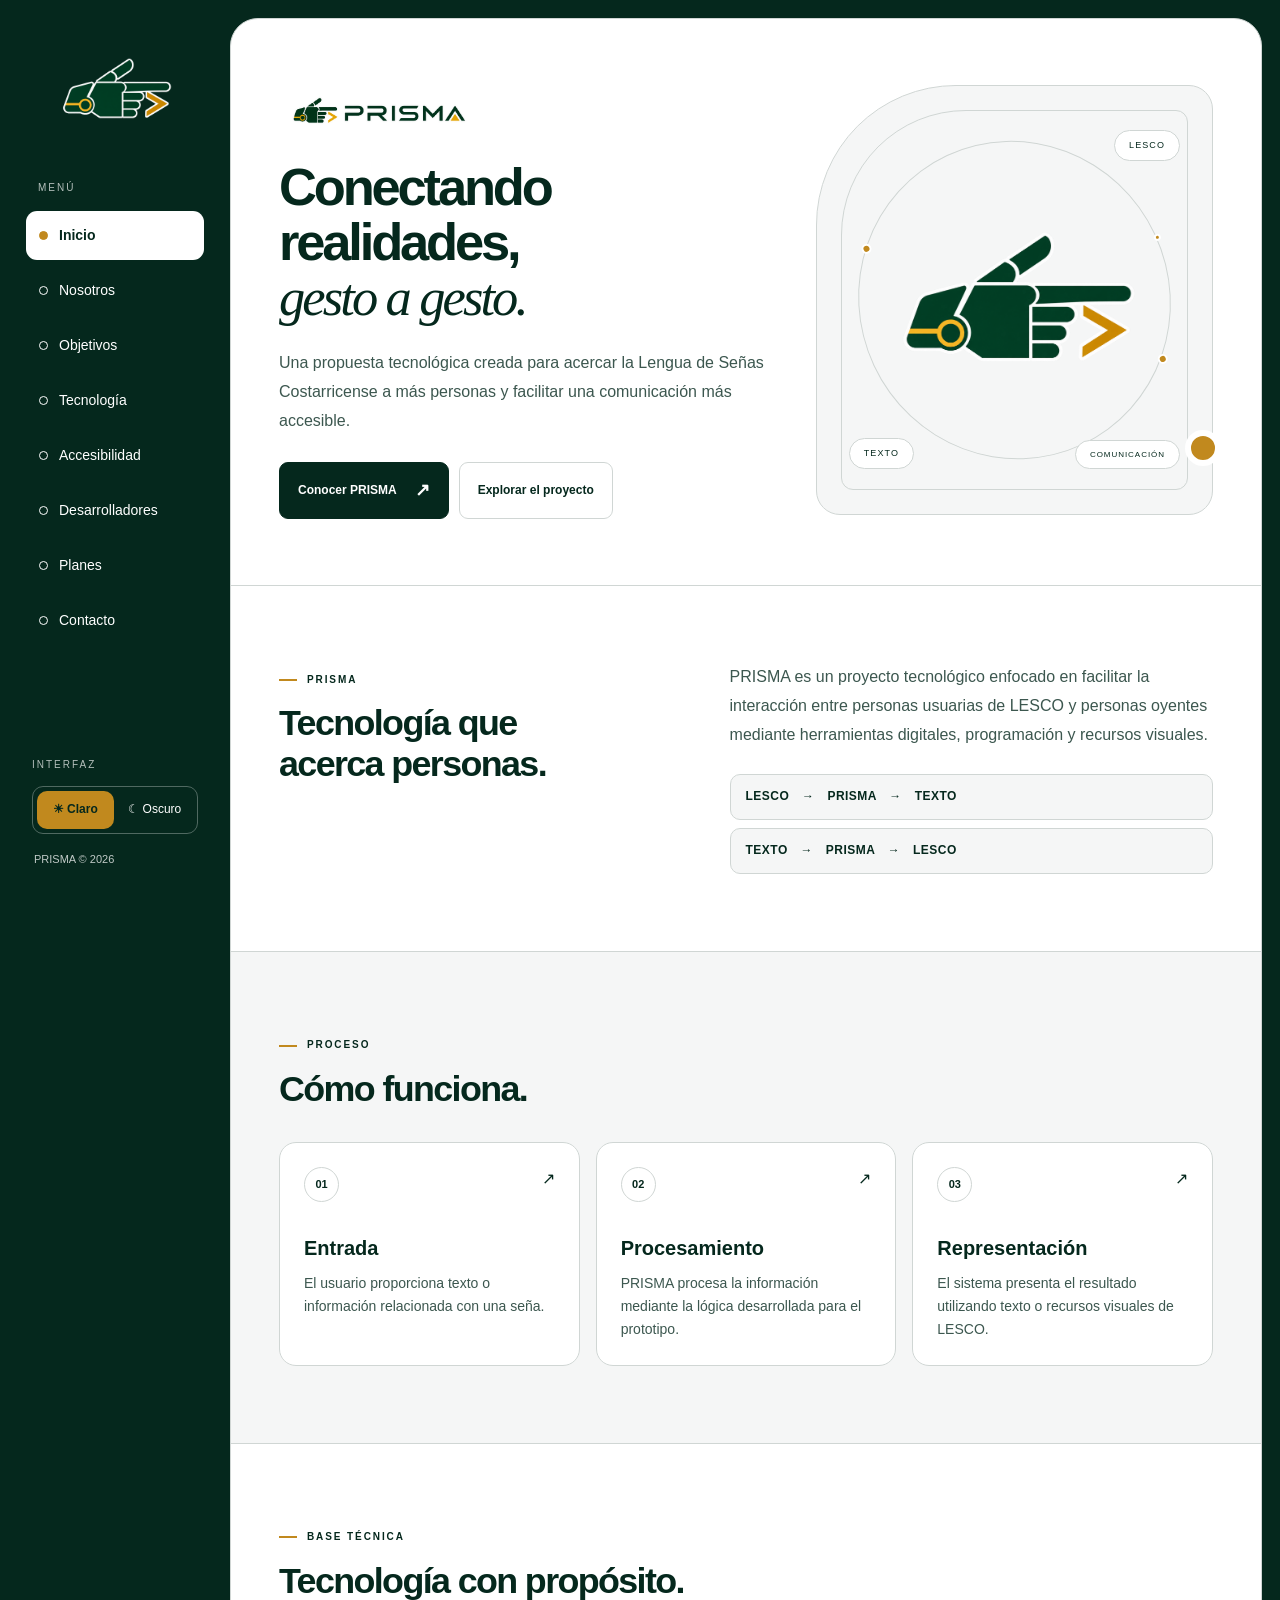
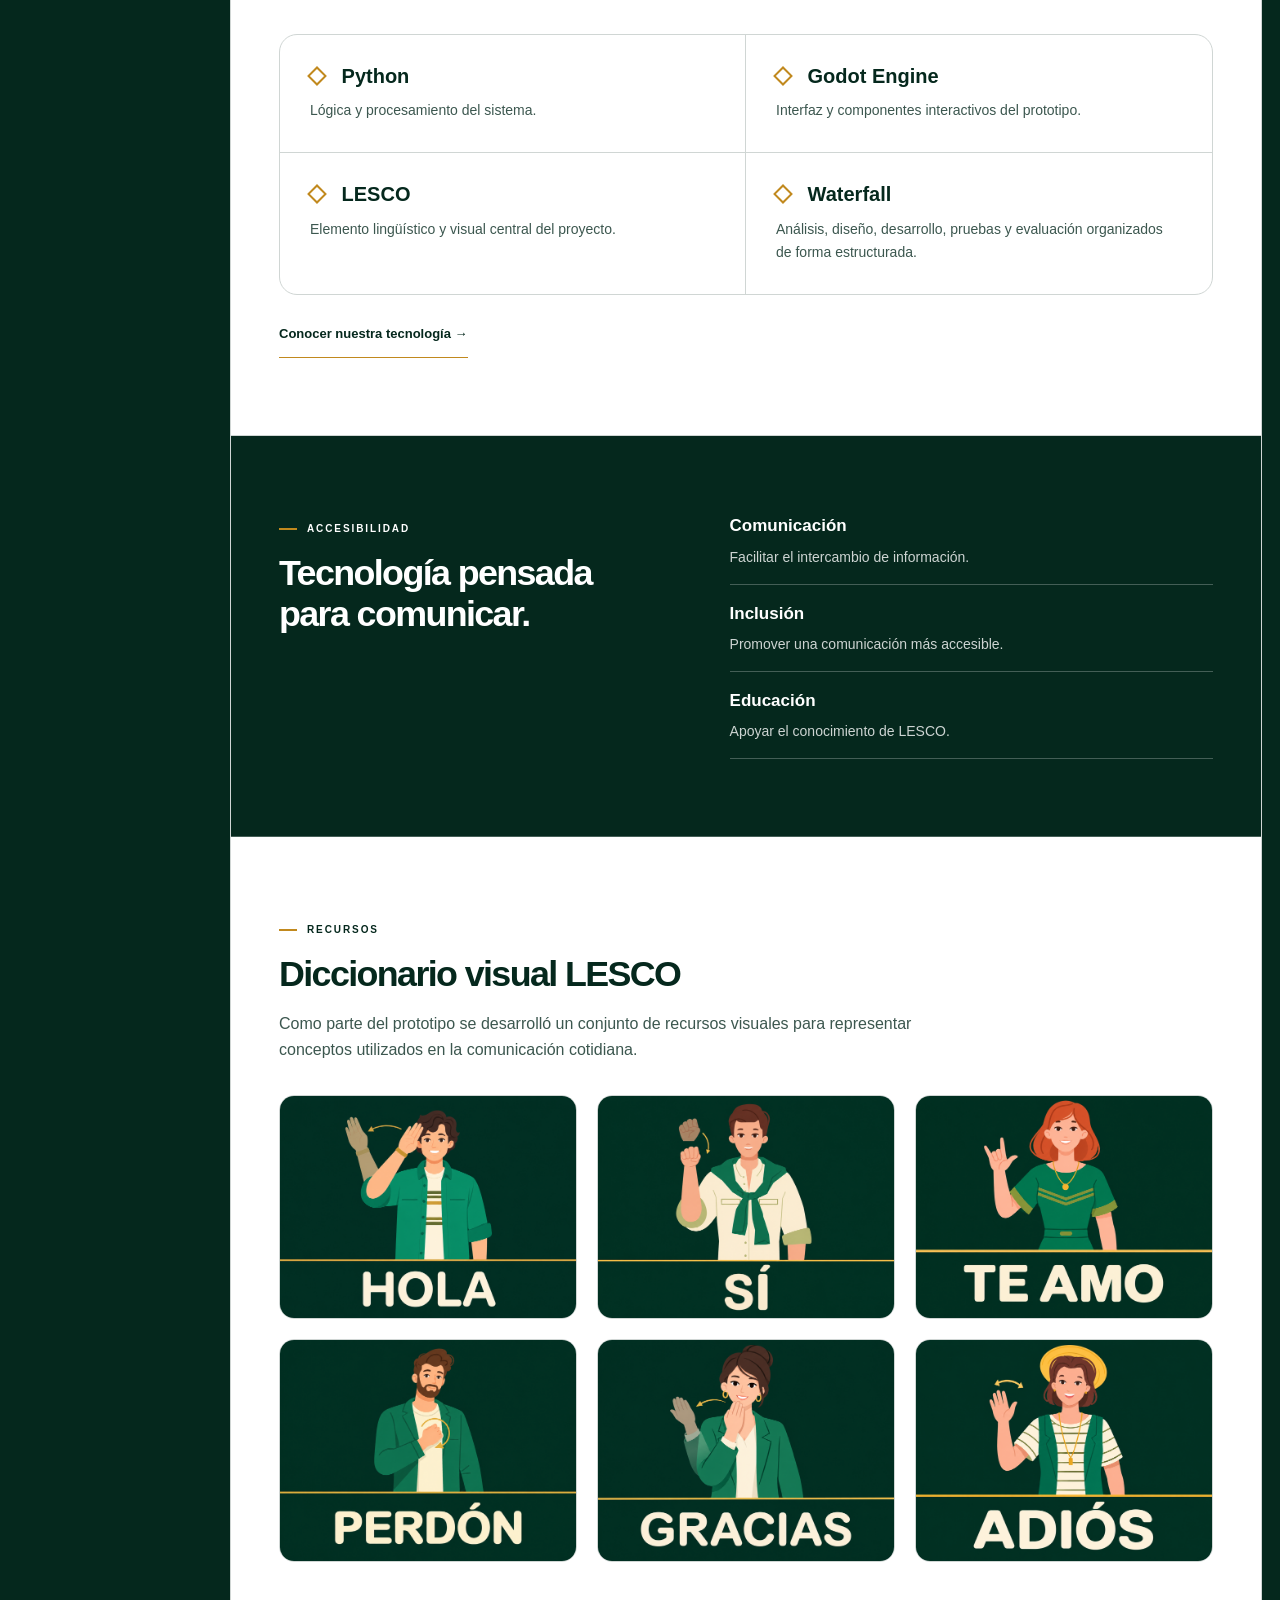
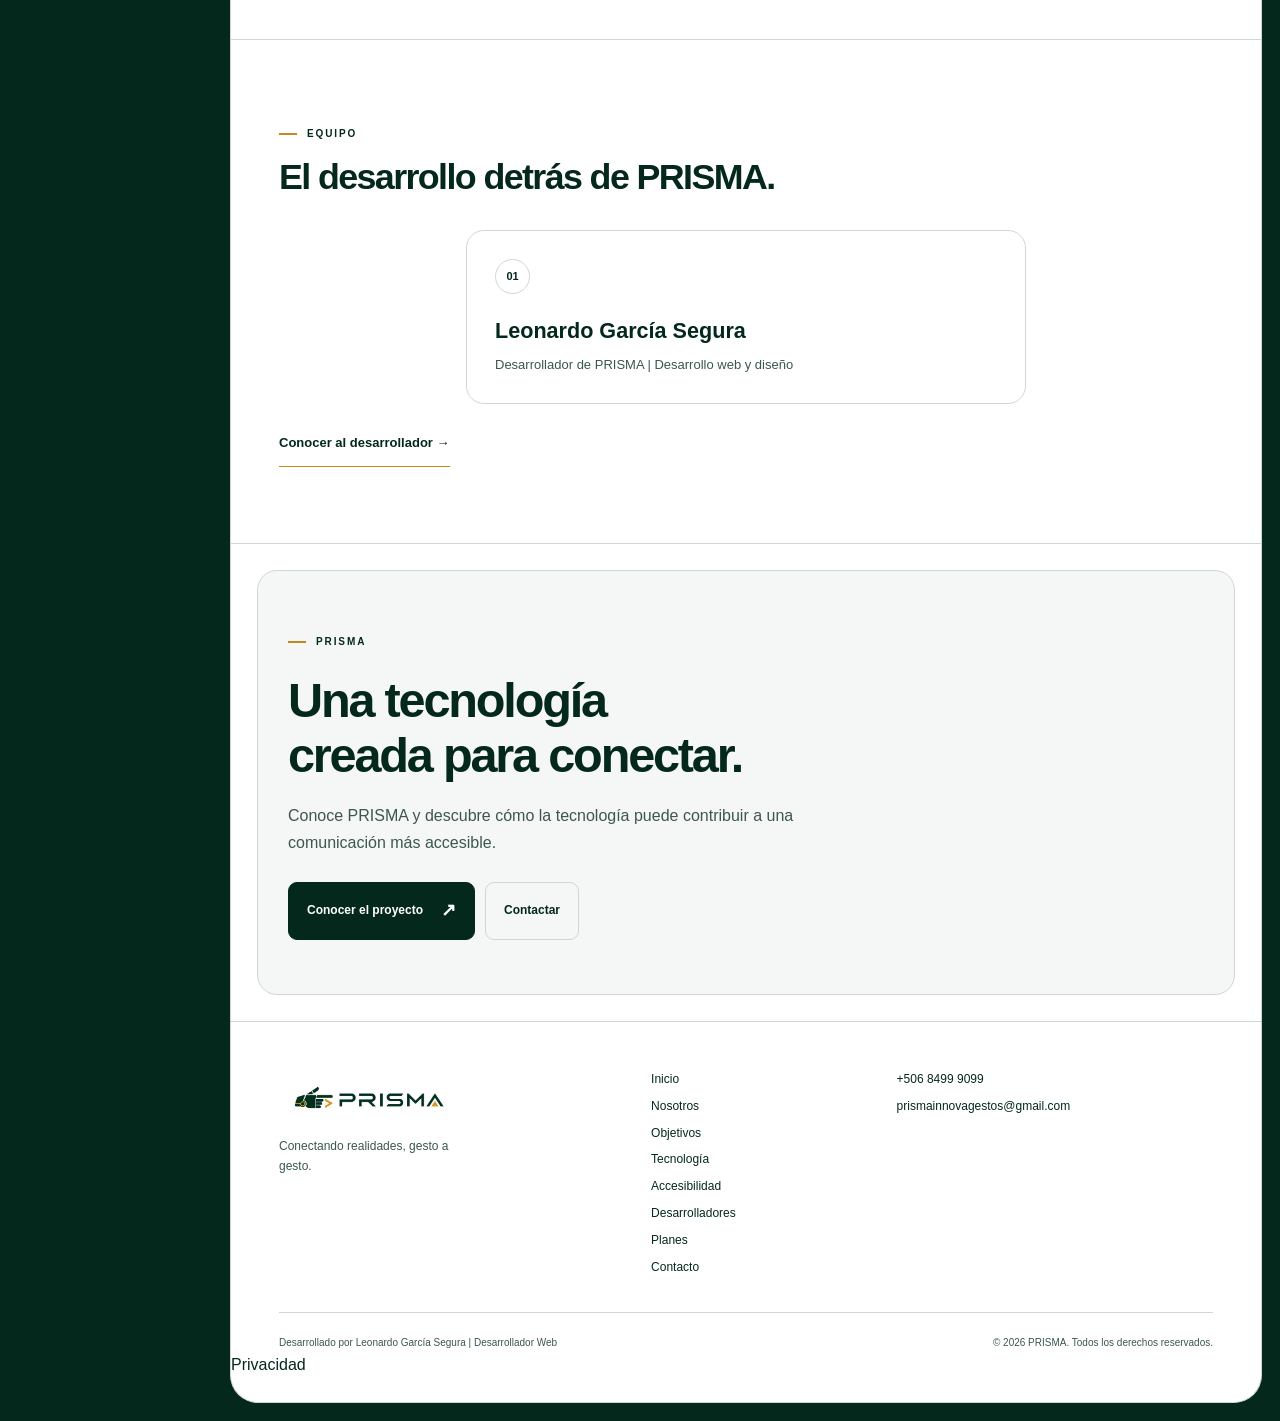
<file: index.html>
<!DOCTYPE html>

<html data-theme="light" lang="es">
<head>
<meta charset="utf-8"/>
<meta content="width=device-width,initial-scale=1" name="viewport"/>
<title>
      PRISMA | Conectando realidades, gesto a gesto
    </title>
<meta content="Proyecto tecnológico PRISMA para facilitar la comunicación mediante LESCO." name="description"/>
<meta content="#05281D" name="theme-color"/>
<link href="images/ISOTIPOPRISMA.png" rel="icon" type="image/png"/>
<link href="css/style.css" rel="stylesheet"/>
<script defer="" src="js/script.js">
</script>
<meta content="PRISMA | Conectando realidades, gesto a gesto" property="og:title"/><meta content="Proyecto tecnológico PRISMA para facilitar la comunicación mediante LESCO." property="og:description"/><meta content="website" property="og:type"/><meta content="es_CR" property="og:locale"/><meta content="PRISMA" property="og:site_name"/><meta content="summary" name="twitter:card"/></head>
<body>
<a class="skip-link" href="#contenido">
      Saltar al contenido
    </a>
<header class="site-header" id="siteHeader">
<a aria-label="PRISMA, inicio" class="header-brand" href="index.html">
<img alt="PRISMA" height="725" src="images/IMAGOTIPOPRISMA.png" width="2170"/>
<strong hidden="">
          PRISMA
        </strong>
</a>
<button aria-controls="sideMenu" aria-expanded="false" aria-label="Abrir menú" class="menu-toggle" id="menuOpen">
<span>
</span>
<span>
</span>
</button>
</header>
<div class="menu-overlay" hidden="" id="menuOverlay">
</div>
<aside aria-label="Navegación principal" class="side-menu" id="sideMenu">
<a aria-label="PRISMA, inicio" class="rail-brand" href="index.html">
<img alt="Isotipo de PRISMA" height="941" src="images/ISOTIPOPRISMA.png" width="1672"/>
</a>
<div class="menu-top">
<span>
          MENÚ
        </span>
<button aria-label="Cerrar menú" class="close-btn" id="menuClose">
          ×
        </button>
</div>
<nav>
<a aria-current="page" href="index.html">
<span aria-hidden="true" class="nav-symbol">
</span>
          Inicio
        </a>
<a href="nosotros.html">
<span aria-hidden="true" class="nav-symbol">
</span>
          Nosotros
        </a>
<a href="objetivos.html">
<span aria-hidden="true" class="nav-symbol">
</span>
          Objetivos
        </a>
<a href="tecnologia.html">
<span aria-hidden="true" class="nav-symbol">
</span>
          Tecnología
        </a>
<a href="accesibilidad.html">
<span aria-hidden="true" class="nav-symbol">
</span>
          Accesibilidad
        </a>
<a href="desarrolladores.html">
<span aria-hidden="true" class="nav-symbol">
</span>
          Desarrolladores
        </a>
<a href="planes.html">
<span aria-hidden="true" class="nav-symbol">
</span>
          Planes
        </a>
<a href="contacto.html">
<span aria-hidden="true" class="nav-symbol">
</span>
          Contacto
        </a>
</nav>
<div class="theme-control">
<span>
          INTERFAZ
        </span>
<div>
<button data-theme-choice="light">
            ☀ Claro
          </button>
<button data-theme-choice="dark">
            ☾ Oscuro
          </button>
</div>
</div>
<small>
        PRISMA © 2026
      </small>
</aside>
<main id="contenido" tabindex="-1">
<section class="hero home-hero">
<div class="container hero-grid">
<div class="hero-copy reveal">
<div class="brand-fallback image-shell logo-shell">
<img alt="Logotipo PRISMA" class="hero-logo" height="725" src="images/LOGOTIPOPRISMA.png" width="2170"/>
<span hidden="">
                PRISMA
              </span>
</div>
<h1 class="display">
              Conectando realidades,
              <span>
                gesto a gesto.
              </span>
</h1>
<p class="lead">
              Una propuesta tecnológica creada para acercar la Lengua de Señas Costarricense a más personas y facilitar una comunicación más accesible.
            </p>
<div class="actions">
<a class="btn primary" href="nosotros.html">
                Conocer PRISMA
              </a>
<a class="btn secondary" href="tecnologia.html">
                Explorar el proyecto
              </a>
</div>
</div>
<div aria-label="Identidad visual de PRISMA" class="hero-art reveal">
<div aria-hidden="true" class="connection-lines">
<span>
</span>
<span>
</span>
<span>
</span>
</div>
<div class="orbital-label l1">
              LESCO
            </div>
<div class="orbital-label l2">
              TEXTO
            </div>
<div class="orbital-label l3">
              COMUNICACIÓN
            </div>
<img alt="Isotipo de PRISMA" class="floating-mark" height="941" src="images/ISOTIPOPRISMA.png" width="1672"/>
</div>
</div>
</section>
<section class="section">
<div class="container split">
<div class="section-heading reveal">
<span class="eyebrow">
              PRISMA
            </span>
<h2>
              Tecnología que acerca personas.
            </h2>
</div>
<div class="reveal">
<p class="lead small">
              PRISMA es un proyecto tecnológico enfocado en facilitar la interacción entre personas usuarias de LESCO y personas oyentes mediante herramientas digitales, programación y recursos visuales.
            </p>
<div class="flow-pair">
<div>
                LESCO
                <b>
                  →
                </b>
                PRISMA
                <b>
                  →
                </b>
                TEXTO
              </div>
<div>
                TEXTO
                <b>
                  →
                </b>
                PRISMA
                <b>
                  →
                </b>
                LESCO
              </div>
</div>
</div>
</div>
</section>
<section class="section alt">
<div class="container">
<div class="section-heading reveal">
<span class="eyebrow">
              PROCESO
            </span>
<h2>
              Cómo funciona.
            </h2>
</div>
<div class="steps">
<article class="step reveal">
<span>
                01
              </span>
<h3>
                Entrada
              </h3>
<p>
                El usuario proporciona texto o información relacionada con una seña.
              </p>
</article>
<article class="step reveal">
<span>
                02
              </span>
<h3>
                Procesamiento
              </h3>
<p>
                PRISMA procesa la información mediante la lógica desarrollada para el prototipo.
              </p>
</article>
<article class="step reveal">
<span>
                03
              </span>
<h3>
                Representación
              </h3>
<p>
                El sistema presenta el resultado utilizando texto o recursos visuales de LESCO.
              </p>
</article>
</div>
</div>
</section>
<section class="section">
<div class="container">
<div class="section-heading reveal">
<span class="eyebrow">
              BASE TÉCNICA
            </span>
<h2>
              Tecnología con propósito.
            </h2>
</div>
<div class="tech-grid">
<article class="feature reveal">
<h3>
                Python
              </h3>
<p>
                Lógica y procesamiento del sistema.
              </p>
</article>
<article class="feature reveal">
<h3>
                Godot Engine
              </h3>
<p>
                Interfaz y componentes interactivos del prototipo.
              </p>
</article>
<article class="feature reveal">
<h3>
                LESCO
              </h3>
<p>
                Elemento lingüístico y visual central del proyecto.
              </p>
</article>
<article class="feature reveal">
<h3>
                Waterfall
              </h3>
<p>
                Análisis, diseño, desarrollo, pruebas y evaluación organizados de forma estructurada.
              </p>
</article>
</div>
<a class="text-link" href="tecnologia.html">
            Conocer nuestra tecnología →
          </a>
</div>
</section>
<section class="section dark-band">
<div class="container split">
<div class="section-heading reveal">
<span class="eyebrow">
              ACCESIBILIDAD
            </span>
<h2>
              Tecnología pensada para comunicar.
            </h2>
</div>
<div class="concepts reveal">
<div>
<b>
                Comunicación
              </b>
<p>
                Facilitar el intercambio de información.
              </p>
</div>
<div>
<b>
                Inclusión
              </b>
<p>
                Promover una comunicación más accesible.
              </p>
</div>
<div>
<b>
                Educación
              </b>
<p>
                Apoyar el conocimiento de LESCO.
              </p>
</div>
</div>
</div>
</section>
<section class="section">
<div class="container">
<div class="section-heading reveal">
<span class="eyebrow">
              RECURSOS
            </span>
<h2>
              Diccionario visual LESCO
            </h2>
<p>
              Como parte del prototipo se desarrolló un conjunto de recursos visuales para representar conceptos utilizados en la comunicación cotidiana.
            </p>
</div>
<div class="sign-grid">
<figure class="sign-card reveal">
<div class="sign-image">
<img alt="Recurso visual de seña LESCO 1" height="1086" loading="lazy" src="images/senal-01.png" width="1448"/>
</div>
</figure>
<figure class="sign-card reveal">
<div class="sign-image">
<img alt="Recurso visual de seña LESCO 2" height="1086" loading="lazy" src="images/senal-02.png" width="1448"/>
</div>
</figure>
<figure class="sign-card reveal">
<div class="sign-image">
<img alt="Recurso visual de seña LESCO 3" height="1086" loading="lazy" src="images/senal-03.png" width="1448"/>
</div>
</figure>
<figure class="sign-card reveal">
<div class="sign-image">
<img alt="Recurso visual de seña LESCO 4" height="1086" loading="lazy" src="images/senal-04.png" width="1448"/>
</div>
</figure>
<figure class="sign-card reveal">
<div class="sign-image">
<img alt="Recurso visual de seña LESCO 5" height="1086" loading="lazy" src="images/senal-05.png" width="1448"/>
</div>
</figure>
<figure class="sign-card reveal">
<div class="sign-image">
<img alt="Recurso visual de seña LESCO 6" height="1086" loading="lazy" src="images/senal-06.png" width="1448"/>
</div>
</figure>
</div>
</div>
</section>
<section class="section">
<div class="container">
<div class="section-heading reveal">
<span class="eyebrow">
              EQUIPO
            </span>
<h2>
              El desarrollo detrás de PRISMA.
            </h2>
</div>
<div class="team-preview">
<article class="profile-mini reveal">
<span>
                01
              </span>
<h3>
                Leonardo García Segura
              </h3>
<p>
                Desarrollador de PRISMA | Desarrollo web y diseño
              </p>
</article>
</div>
<a class="text-link" href="desarrolladores.html">
            Conocer al desarrollador →
          </a>
</div>
</section>
<section class="cta">
<div class="container reveal">
<span class="eyebrow">
            PRISMA
          </span>
<h2>
            Una tecnología creada para conectar.
          </h2>
<p>
            Conoce PRISMA y descubre cómo la tecnología puede contribuir a una comunicación más accesible.
          </p>
<div class="actions">
<a class="btn primary" href="nosotros.html">
              Conocer el proyecto
            </a>
<a class="btn secondary" href="contacto.html">
              Contactar
            </a>
</div>
</div>
</section>
</main>
<footer class="site-footer">
<div class="container footer-grid">
<div class="footer-brand">
<img alt="PRISMA" height="725" loading="lazy" src="images/IMAGOTIPOPRISMA.png" width="2170"/>
<strong hidden="">
            PRISMA
          </strong>
<p>
            Conectando realidades, gesto a gesto.
          </p>
</div>
<nav aria-label="Navegación secundaria">
<a href="index.html">Inicio</a>
<a href="nosotros.html">Nosotros</a>
<a href="objetivos.html">Objetivos</a>
<a href="tecnologia.html">Tecnología</a>
<a href="accesibilidad.html">Accesibilidad</a>
<a href="desarrolladores.html">Desarrolladores</a>
<a href="planes.html">Planes</a>
<a href="contacto.html">Contacto</a>
</nav>
<div class="footer-contact">
<a href="tel:+50684999099">
            +506 8499 9099
          </a>
<a href="mailto:prismainnovagestos@gmail.com">
            prismainnovagestos@gmail.com
          </a>
</div>
</div>
<div class="container footer-bottom">
<span>
          Desarrollado por Leonardo García Segura | Desarrollador Web
        </span>
<span>
          © 2026 PRISMA. Todos los derechos reservados.
        </span>
</div>
<a href="privacidad.html">Privacidad</a></footer>
</body>
</html>
</file>
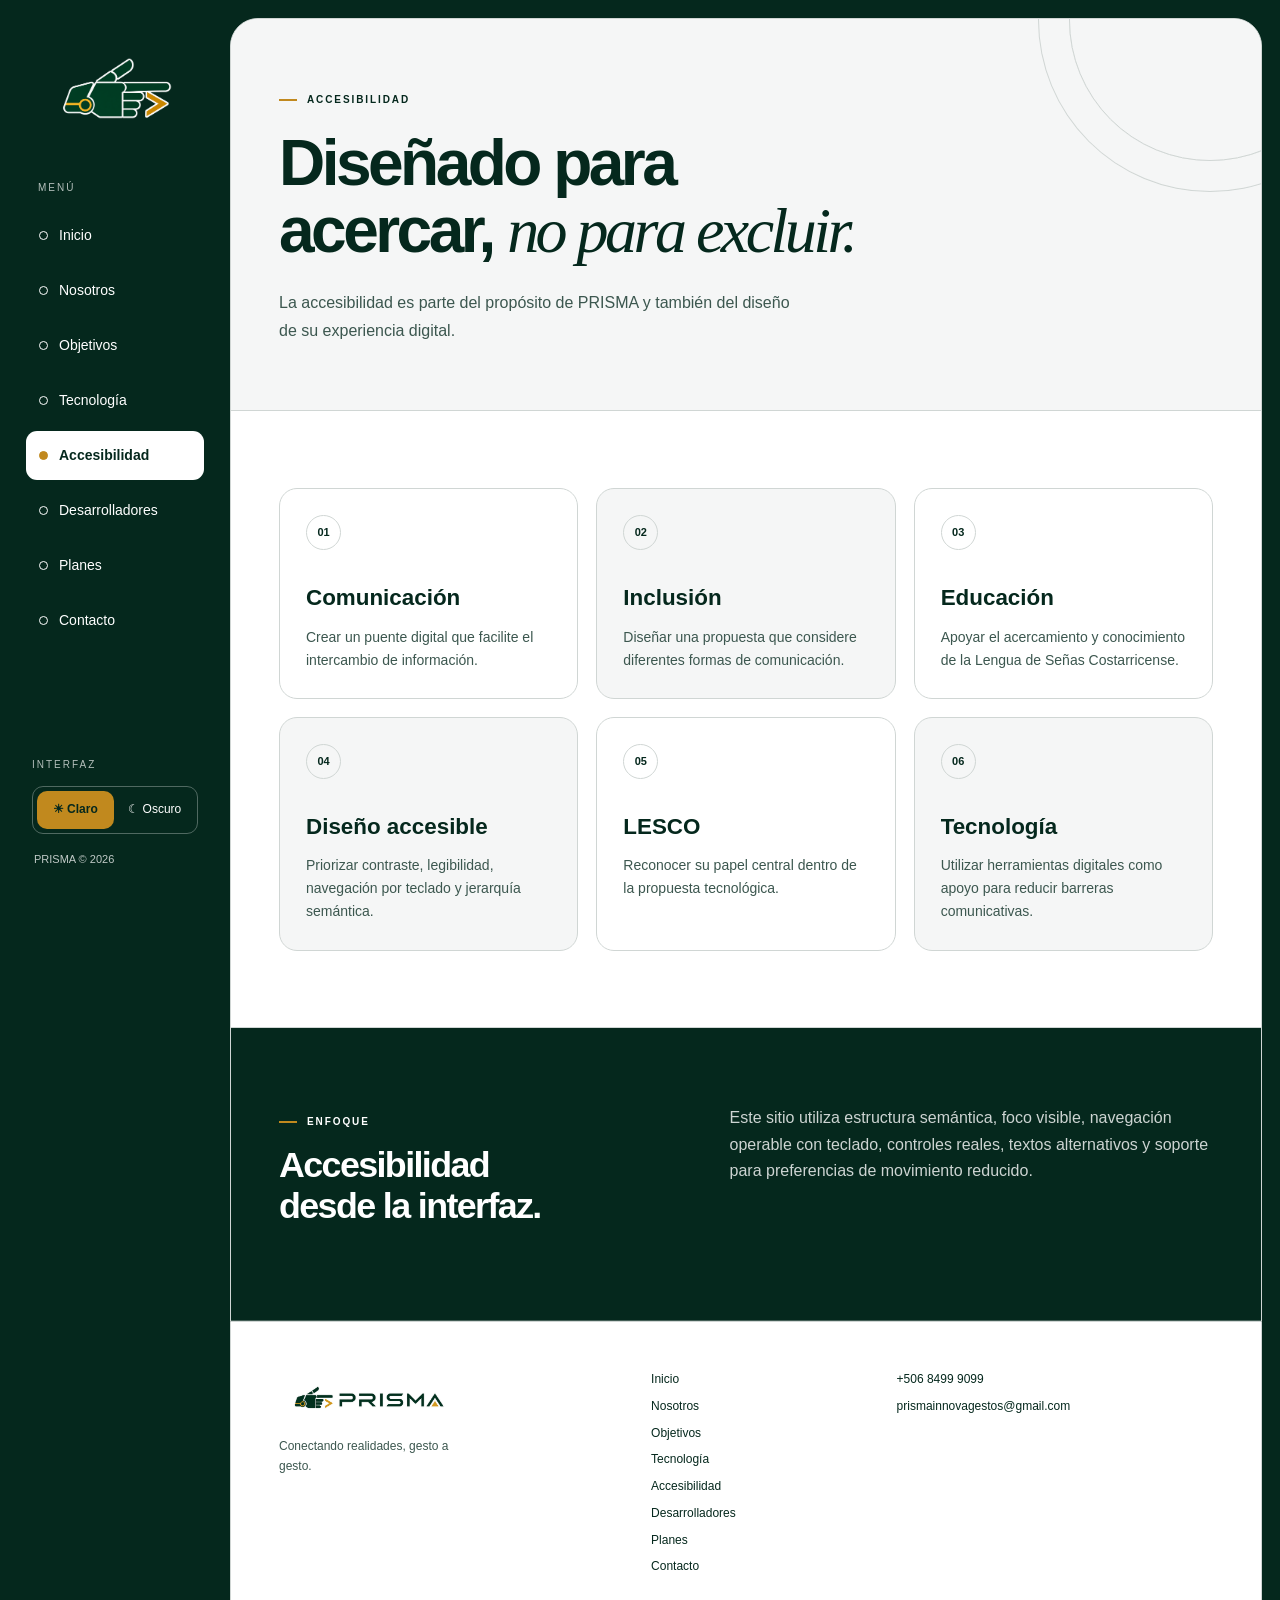
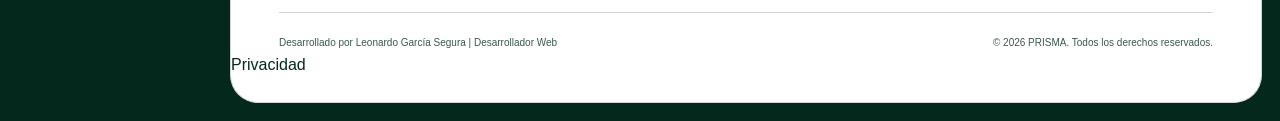
<file: accesibilidad.html>
<!DOCTYPE html>

<html data-theme="light" lang="es">
<head>
<meta charset="utf-8"/>
<meta content="width=device-width,initial-scale=1" name="viewport"/>
<title>
      Accesibilidad | PRISMA
    </title>
<meta content="Accesibilidad, inclusión, comunicación y LESCO como ejes del proyecto PRISMA." name="description"/>
<meta content="#05281D" name="theme-color"/>
<link href="images/ISOTIPOPRISMA.png" rel="icon" type="image/png"/>
<link href="css/style.css" rel="stylesheet"/>
<script defer="" src="js/script.js">
</script>
<meta content="Accesibilidad | PRISMA" property="og:title"/><meta content="Accesibilidad, inclusión, comunicación y LESCO como ejes del proyecto PRISMA." property="og:description"/><meta content="website" property="og:type"/><meta content="es_CR" property="og:locale"/><meta content="PRISMA" property="og:site_name"/><meta content="summary" name="twitter:card"/></head>
<body>
<a class="skip-link" href="#contenido">
      Saltar al contenido
    </a>
<header class="site-header" id="siteHeader">
<a aria-label="PRISMA, inicio" class="header-brand" href="index.html">
<img alt="PRISMA" height="725" src="images/IMAGOTIPOPRISMA.png" width="2170"/>
<strong hidden="">
          PRISMA
        </strong>
</a>
<button aria-controls="sideMenu" aria-expanded="false" aria-label="Abrir menú" class="menu-toggle" id="menuOpen">
<span>
</span>
<span>
</span>
</button>
</header>
<div class="menu-overlay" hidden="" id="menuOverlay">
</div>
<aside aria-label="Navegación principal" class="side-menu" id="sideMenu">
<a aria-label="PRISMA, inicio" class="rail-brand" href="index.html">
<img alt="Isotipo de PRISMA" height="941" src="images/ISOTIPOPRISMA.png" width="1672"/>
</a>
<div class="menu-top">
<span>
          MENÚ
        </span>
<button aria-label="Cerrar menú" class="close-btn" id="menuClose">
          ×
        </button>
</div>
<nav>
<a href="index.html">
<span aria-hidden="true" class="nav-symbol">
</span>
          Inicio
        </a>
<a href="nosotros.html">
<span aria-hidden="true" class="nav-symbol">
</span>
          Nosotros
        </a>
<a href="objetivos.html">
<span aria-hidden="true" class="nav-symbol">
</span>
          Objetivos
        </a>
<a href="tecnologia.html">
<span aria-hidden="true" class="nav-symbol">
</span>
          Tecnología
        </a>
<a aria-current="page" href="accesibilidad.html">
<span aria-hidden="true" class="nav-symbol">
</span>
          Accesibilidad
        </a>
<a href="desarrolladores.html">
<span aria-hidden="true" class="nav-symbol">
</span>
          Desarrolladores
        </a>
<a href="planes.html">
<span aria-hidden="true" class="nav-symbol">
</span>
          Planes
        </a>
<a href="contacto.html">
<span aria-hidden="true" class="nav-symbol">
</span>
          Contacto
        </a>
</nav>
<div class="theme-control">
<span>
          INTERFAZ
        </span>
<div>
<button data-theme-choice="light">
            ☀ Claro
          </button>
<button data-theme-choice="dark">
            ☾ Oscuro
          </button>
</div>
</div>
<small>
        PRISMA © 2026
      </small>
</aside>
<main id="contenido" tabindex="-1">
<section class="page-hero">
<div class="container reveal">
<span class="eyebrow">
            ACCESIBILIDAD
          </span>
<h1>
            Diseñado para acercar,
            <span>
              no para excluir.
            </span>
</h1>
<p class="lead">
            La accesibilidad es parte del propósito de PRISMA y también del diseño de su experiencia digital.
          </p>
</div>
</section>
<section class="section">
<div class="container">
<div class="access-grid">
<article class="access-item reveal">
<span>
                01
              </span>
<h2>
                Comunicación
              </h2>
<p>
                Crear un puente digital que facilite el intercambio de información.
              </p>
</article>
<article class="access-item reveal">
<span>
                02
              </span>
<h2>
                Inclusión
              </h2>
<p>
                Diseñar una propuesta que considere diferentes formas de comunicación.
              </p>
</article>
<article class="access-item reveal">
<span>
                03
              </span>
<h2>
                Educación
              </h2>
<p>
                Apoyar el acercamiento y conocimiento de la Lengua de Señas Costarricense.
              </p>
</article>
<article class="access-item reveal">
<span>
                04
              </span>
<h2>
                Diseño accesible
              </h2>
<p>
                Priorizar contraste, legibilidad, navegación por teclado y jerarquía semántica.
              </p>
</article>
<article class="access-item reveal">
<span>
                05
              </span>
<h2>
                LESCO
              </h2>
<p>
                Reconocer su papel central dentro de la propuesta tecnológica.
              </p>
</article>
<article class="access-item reveal">
<span>
                06
              </span>
<h2>
                Tecnología
              </h2>
<p>
                Utilizar herramientas digitales como apoyo para reducir barreras comunicativas.
              </p>
</article>
</div>
</div>
</section>
<section class="section dark-band">
<div class="container editorial-grid">
<div class="reveal">
<span class="eyebrow">
              ENFOQUE
            </span>
<h2>
              Accesibilidad desde la interfaz.
            </h2>
</div>
<div class="prose reveal">
<p>
              Este sitio utiliza estructura semántica, foco visible, navegación operable con teclado, controles reales, textos alternativos y soporte para preferencias de movimiento reducido.
            </p>
</div>
</div>
</section>
</main>
<footer class="site-footer">
<div class="container footer-grid">
<div class="footer-brand">
<img alt="PRISMA" height="725" loading="lazy" src="images/IMAGOTIPOPRISMA.png" width="2170"/>
<strong hidden="">
            PRISMA
          </strong>
<p>
            Conectando realidades, gesto a gesto.
          </p>
</div>
<nav aria-label="Navegación secundaria">
<a href="index.html">Inicio</a>
<a href="nosotros.html">Nosotros</a>
<a href="objetivos.html">Objetivos</a>
<a href="tecnologia.html">Tecnología</a>
<a href="accesibilidad.html">Accesibilidad</a>
<a href="desarrolladores.html">Desarrolladores</a>
<a href="planes.html">Planes</a>
<a href="contacto.html">Contacto</a>
</nav>
<div class="footer-contact">
<a href="tel:+50684999099">
            +506 8499 9099
          </a>
<a href="mailto:prismainnovagestos@gmail.com">
            prismainnovagestos@gmail.com
          </a>
</div>
</div>
<div class="container footer-bottom">
<span>
          Desarrollado por Leonardo García Segura | Desarrollador Web
        </span>
<span>
          © 2026 PRISMA. Todos los derechos reservados.
        </span>
</div>
<a href="privacidad.html">Privacidad</a></footer>
</body>
</html>
</file>
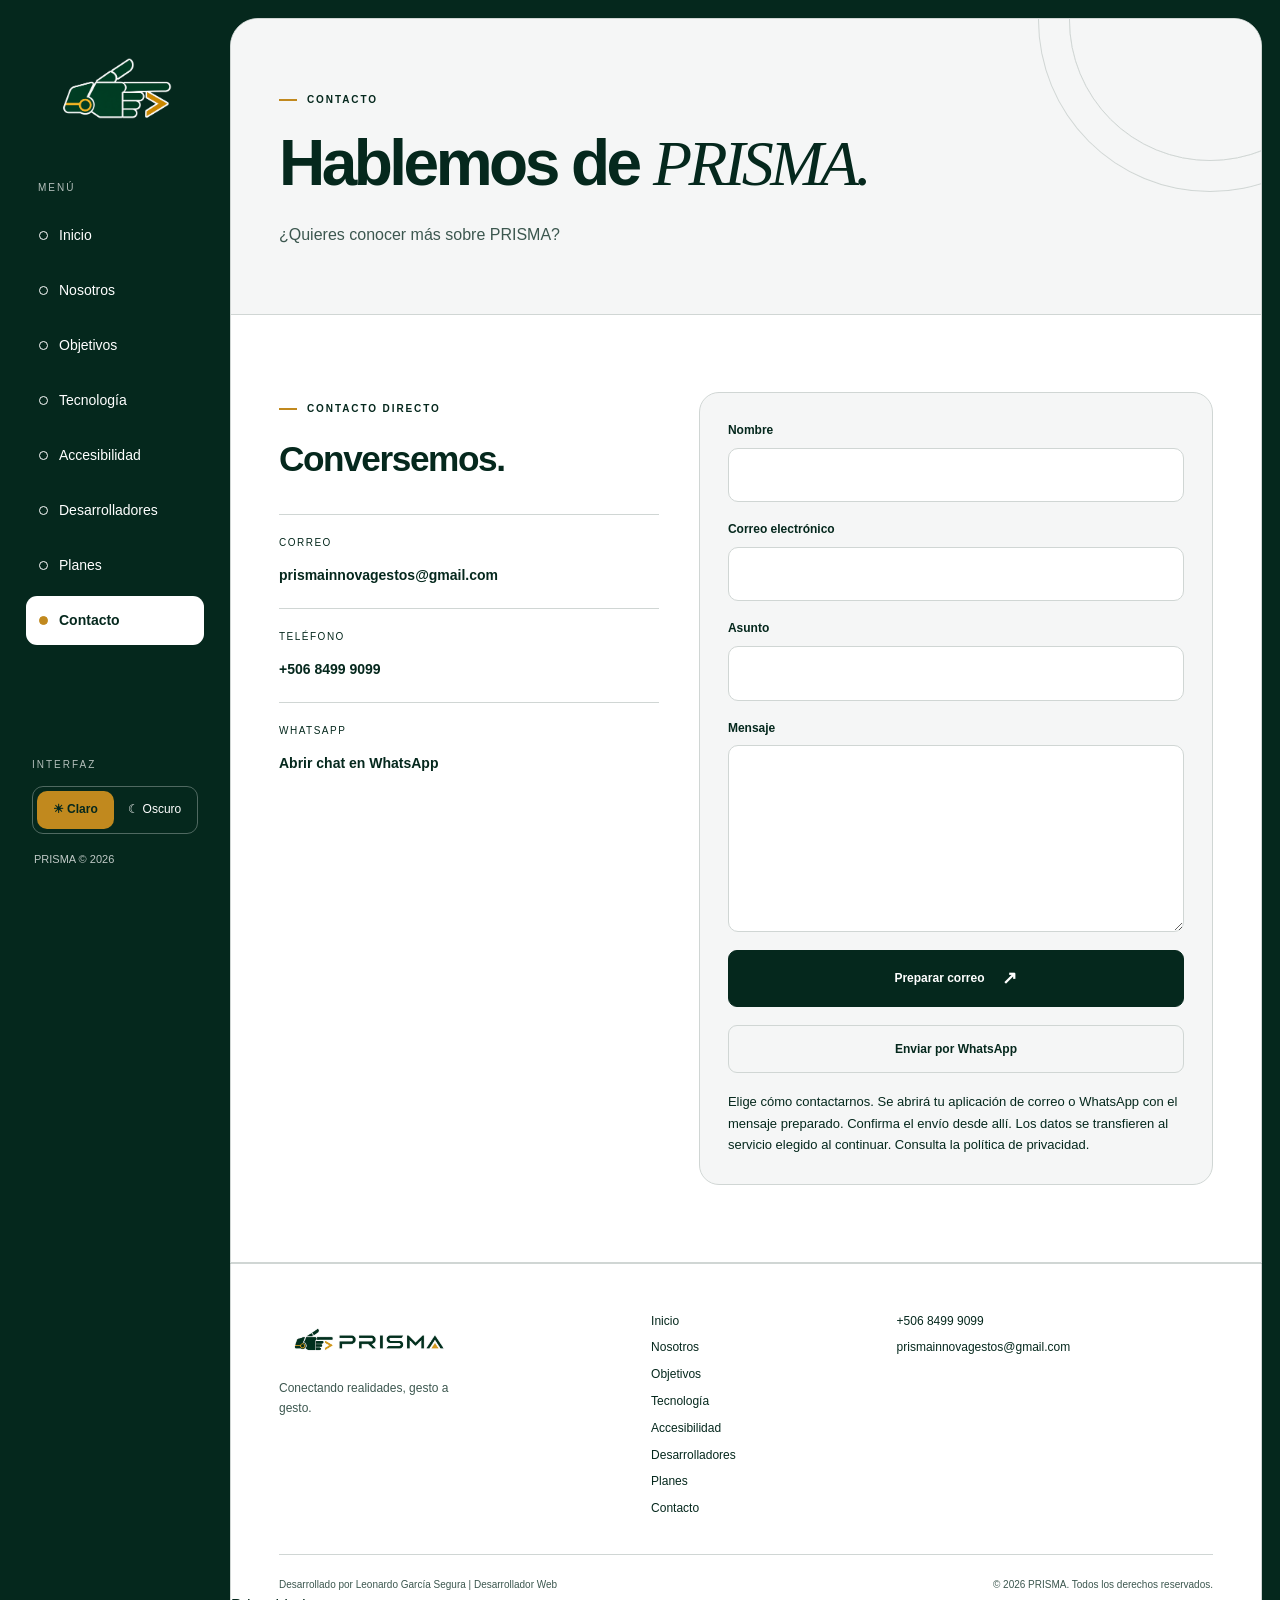
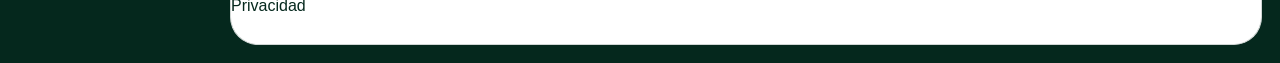
<file: contacto.html>
<!DOCTYPE html>

<html data-theme="light" lang="es">
<head>
<meta charset="utf-8"/>
<meta content="width=device-width, initial-scale=1" name="viewport"/>
<title>Contacto | PRISMA</title>
<meta content="Contacta al proyecto PRISMA por correo electrónico o WhatsApp." name="description"/>
<meta content="#05281D" name="theme-color"/>
<link href="images/ISOTIPOPRISMA.png" rel="icon" type="image/png"/>
<link href="css/style.css" rel="stylesheet"/>
<script defer="" src="js/script.js"></script>
<meta content="Contacto | PRISMA" property="og:title"/><meta content="Contacta al proyecto PRISMA por correo electrónico o WhatsApp." property="og:description"/><meta content="website" property="og:type"/><meta content="es_CR" property="og:locale"/><meta content="PRISMA" property="og:site_name"/><meta content="summary" name="twitter:card"/></head>
<body>
<a class="skip-link" href="#contenido">Saltar al contenido</a>
<header class="site-header" id="siteHeader">
<a aria-label="PRISMA, inicio" class="header-brand" href="index.html">
<img alt="PRISMA" height="725" src="images/IMAGOTIPOPRISMA.png" width="2170"/>
<strong hidden="">PRISMA</strong>
</a>
<button aria-controls="sideMenu" aria-expanded="false" aria-label="Abrir menú" class="menu-toggle" id="menuOpen" type="button">
<span></span>
<span></span>
</button>
</header>
<div class="menu-overlay" hidden="" id="menuOverlay"></div>
<aside aria-label="Navegación principal" class="side-menu" id="sideMenu">
<a aria-label="PRISMA, inicio" class="rail-brand" href="index.html">
<img alt="Isotipo de PRISMA" height="941" src="images/ISOTIPOPRISMA.png" width="1672"/>
</a>
<div class="menu-top">
<span>MENÚ</span>
<button aria-label="Cerrar menú" class="close-btn" id="menuClose" type="button">
        ×
      </button>
</div>
<nav>
<a href="index.html">
<span aria-hidden="true" class="nav-symbol"></span>
        Inicio
      </a>
<a href="nosotros.html">
<span aria-hidden="true" class="nav-symbol"></span>
        Nosotros
      </a>
<a href="objetivos.html">
<span aria-hidden="true" class="nav-symbol"></span>
        Objetivos
      </a>
<a href="tecnologia.html">
<span aria-hidden="true" class="nav-symbol"></span>
        Tecnología
      </a>
<a href="accesibilidad.html">
<span aria-hidden="true" class="nav-symbol"></span>
        Accesibilidad
      </a>
<a href="desarrolladores.html">
<span aria-hidden="true" class="nav-symbol"></span>
        Desarrolladores
      </a>
<a href="planes.html">
<span aria-hidden="true" class="nav-symbol">
</span>
          Planes
        </a>
<a aria-current="page" href="contacto.html">
<span aria-hidden="true" class="nav-symbol"></span>
        Contacto
      </a>
</nav>
<div class="theme-control">
<span>INTERFAZ</span>
<div>
<button data-theme-choice="light" type="button">
          ☀ Claro
        </button>
<button data-theme-choice="dark" type="button">
          ☾ Oscuro
        </button>
</div>
</div>
<small>PRISMA © 2026</small>
</aside>
<main id="contenido" tabindex="-1">
<section class="page-hero">
<div class="container reveal">
<span class="eyebrow">CONTACTO</span>
<h1>Hablemos de <span>PRISMA.</span></h1>
<p class="lead">¿Quieres conocer más sobre PRISMA?</p>
</div>
</section>
<section aria-labelledby="contactTitle" class="section">
<div class="container contact-grid">
<div class="contact-info reveal">
<span class="eyebrow">CONTACTO DIRECTO</span>
<h2 id="contactTitle">Conversemos.</h2>
<div class="contact-line">
<small>CORREO</small>
<a href="mailto:prismainnovagestos@gmail.com">
              prismainnovagestos@gmail.com
            </a>
</div>
<div class="contact-line">
<small>TELÉFONO</small>
<a href="tel:+50684999099">
              +506 8499 9099
            </a>
</div>
<div class="contact-line">
<small>WHATSAPP</small>
<a href="https://wa.me/50684999099" rel="noreferrer noopener" target="_blank">
              Abrir chat en WhatsApp
            </a>
</div>
</div>
<form action="contacto.html" aria-label="Formulario de contacto" class="contact-form reveal" id="prismaContactForm" method="post">
<label for="contactName">
            Nombre
            <input autocomplete="name" id="contactName" maxlength="100" minlength="2" name="name" required="" type="text"/>
</label>
<label for="contactEmail">
            Correo electrónico
            <input autocomplete="email" id="contactEmail" maxlength="254" name="email" required="" type="email"/>
</label>
<label for="contactSubject">
            Asunto
            <input id="contactSubject" maxlength="150" minlength="3" name="subject" required="" type="text"/>
</label>
<label for="contactMessage">
            Mensaje
            <textarea id="contactMessage" maxlength="3000" minlength="10" name="message" required="" rows="6"></textarea>
</label>
<button aria-describedby="contactHelp" class="btn primary" disabled="" name="channel" type="submit" value="email">
            Preparar correo
          </button>
<button aria-describedby="contactHelp" class="btn secondary" disabled="" name="channel" type="submit" value="whatsapp">
            Enviar por WhatsApp
          </button>
<p class="form-status" id="contactHelp">
            Elige cómo contactarnos. Se abrirá tu aplicación de correo
            o WhatsApp con el mensaje preparado. Confirma el envío desde allí.
           Los datos se transfieren al servicio elegido al continuar. Consulta la política de privacidad.</p>
<p aria-live="polite" class="form-status" id="prismaContactStatus" role="status"></p>
<noscript>
<p class="form-status">
              Para contactar, utiliza el enlace de
              <a href="https://wa.me/50684999099" rel="noreferrer noopener" target="_blank">WhatsApp</a>
              o escribe a
              <a href="mailto:prismainnovagestos@gmail.com">
                prismainnovagestos@gmail.com
              </a>.
            </p>
</noscript>
</form>
</div>
</section>
</main>
<footer class="site-footer">
<div class="container footer-grid">
<div class="footer-brand">
<img alt="PRISMA" height="725" loading="lazy" src="images/IMAGOTIPOPRISMA.png" width="2170"/>
<strong hidden="">PRISMA</strong>
<p>Conectando realidades, gesto a gesto.</p>
</div>
<nav aria-label="Navegación secundaria">
<a href="index.html">Inicio</a>
<a href="nosotros.html">Nosotros</a>
<a href="objetivos.html">Objetivos</a>
<a href="tecnologia.html">Tecnología</a>
<a href="accesibilidad.html">Accesibilidad</a>
<a href="desarrolladores.html">Desarrolladores</a>
<a href="planes.html">Planes</a>
<a href="contacto.html">Contacto</a>
</nav>
<div class="footer-contact">
<a href="tel:+50684999099">
          +506 8499 9099
        </a>
<a href="mailto:prismainnovagestos@gmail.com">
          prismainnovagestos@gmail.com
        </a>
</div>
</div>
<div class="container footer-bottom">
<span>
        Desarrollado por Leonardo García Segura | Desarrollador Web
      </span>
<span>
        © 2026 PRISMA. Todos los derechos reservados.
      </span>
</div>
<a href="privacidad.html">Privacidad</a></footer>
<script defer="True" src="js/contacto.js"></script>
</body>
</html>
</file>
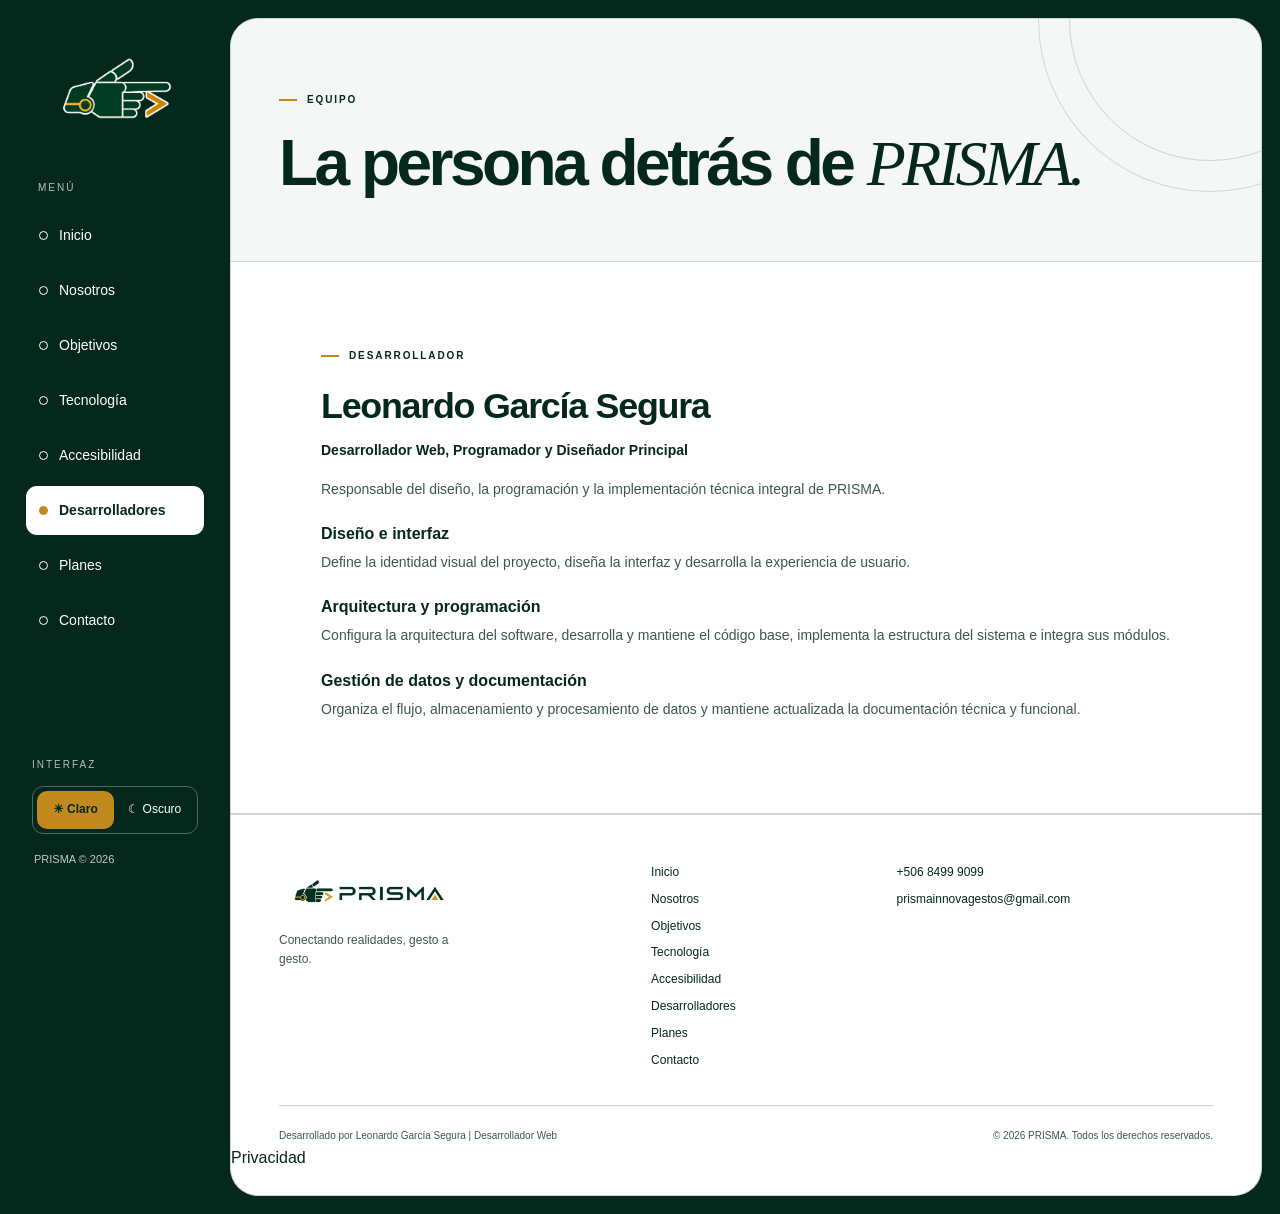
<file: desarrolladores.html>
<!DOCTYPE html>

<html data-theme="light" lang="es">
<head>
<meta charset="utf-8"/>
<meta content="width=device-width, initial-scale=1" name="viewport"/>
<title>Desarrolladores | PRISMA</title>
<meta content="Conoce a Leonardo García Segura, desarrollador único de PRISMA." name="description"/>
<meta content="#05281D" name="theme-color"/>
<link href="images/ISOTIPOPRISMA.png" rel="icon" type="image/png"/>
<link href="css/style.css" rel="stylesheet"/>
<link href="css/desarrolladores.css" rel="stylesheet"/>
<script defer="" src="js/script.js"></script>
<meta content="Desarrolladores | PRISMA" property="og:title"/><meta content="Conoce a Leonardo García Segura, desarrollador único de PRISMA." property="og:description"/><meta content="website" property="og:type"/><meta content="es_CR" property="og:locale"/><meta content="PRISMA" property="og:site_name"/><meta content="summary" name="twitter:card"/></head>
<body>
<a class="skip-link" href="#contenido">
    Saltar al contenido
  </a>
<header class="site-header" id="siteHeader">
<a aria-label="PRISMA, inicio" class="header-brand" href="index.html">
<img alt="PRISMA" height="725" src="images/IMAGOTIPOPRISMA.png" width="2170"/>
<strong hidden="">PRISMA</strong>
</a>
<button aria-controls="sideMenu" aria-expanded="false" aria-label="Abrir menú" class="menu-toggle" id="menuOpen" type="button">
<span></span>
<span></span>
</button>
</header>
<div class="menu-overlay" hidden="" id="menuOverlay"></div>
<aside aria-label="Navegación principal" class="side-menu" id="sideMenu">
<a aria-label="PRISMA, inicio" class="rail-brand" href="index.html">
<img alt="Isotipo de PRISMA" height="941" src="images/ISOTIPOPRISMA.png" width="1672"/>
</a>
<div class="menu-top">
<span>MENÚ</span>
<button aria-label="Cerrar menú" class="close-btn" id="menuClose" type="button">
        ×
      </button>
</div>
<nav>
<a href="index.html">
<span aria-hidden="true" class="nav-symbol"></span>
        Inicio
      </a>
<a href="nosotros.html">
<span aria-hidden="true" class="nav-symbol"></span>
        Nosotros
      </a>
<a href="objetivos.html">
<span aria-hidden="true" class="nav-symbol"></span>
        Objetivos
      </a>
<a href="tecnologia.html">
<span aria-hidden="true" class="nav-symbol"></span>
        Tecnología
      </a>
<a href="accesibilidad.html">
<span aria-hidden="true" class="nav-symbol"></span>
        Accesibilidad
      </a>
<a aria-current="page" href="desarrolladores.html">
<span aria-hidden="true" class="nav-symbol"></span>
        Desarrolladores
      </a>
<a href="planes.html">
<span aria-hidden="true" class="nav-symbol"></span>
        Planes
      </a>
<a href="contacto.html">
<span aria-hidden="true" class="nav-symbol"></span>
        Contacto
      </a>
</nav>
<div class="theme-control">
<span>INTERFAZ</span>
<div>
<button data-theme-choice="light" type="button">
          ☀ Claro
        </button>
<button data-theme-choice="dark" type="button">
          ☾ Oscuro
        </button>
</div>
</div>
<small>PRISMA © 2026</small>
</aside>
<main id="contenido" tabindex="-1">
<section class="page-hero">
<div class="container reveal">
<span class="eyebrow">
          EQUIPO
        </span>
<h1>
          La persona detrás de
          <span>PRISMA.</span>
</h1>
</div>
</section>
<section class="section">
<div class="container developer-grid">
<!-- LEONARDO -->
<article class="developer reveal">
<div>
<span class="eyebrow">
              DESARROLLADOR
            </span>
<h2>
              Leonardo García Segura
            </h2>
<p class="role">Desarrollador Web, Programador y Diseñador Principal</p>
<p>
              Responsable del diseño, la programación y la implementación técnica integral de PRISMA.
            </p>
<h3>
              Diseño e interfaz
            </h3>
<p>
              Define la identidad visual del proyecto, diseña la interfaz y desarrolla la experiencia de usuario.
            </p>
<h3>
              Arquitectura y programación
            </h3>
<p>
              Configura la arquitectura del software, desarrolla y mantiene el código base, implementa la estructura del sistema e integra sus módulos.
            </p>
<h3>
              Gestión de datos y documentación
            </h3>
<p>
              Organiza el flujo, almacenamiento y procesamiento de datos y mantiene actualizada la documentación técnica y funcional.
            </p>
</div>
</article>
</div>
</section>
</main>
<footer class="site-footer">
<div class="container footer-grid">
<div class="footer-brand">
<img alt="PRISMA" height="725" loading="lazy" src="images/IMAGOTIPOPRISMA.png" width="2170"/>
<strong hidden="">PRISMA</strong>
<p>
          Conectando realidades, gesto a gesto.
        </p>
</div>
<nav aria-label="Navegación secundaria">
<a href="index.html">
          Inicio
        </a>
<a href="nosotros.html">
          Nosotros
        </a>
<a href="objetivos.html">
          Objetivos
        </a>
<a href="tecnologia.html">
          Tecnología
        </a>
<a href="accesibilidad.html">
          Accesibilidad
        </a>
<a aria-current="page" href="desarrolladores.html">
          Desarrolladores
        </a>
<a href="planes.html">
          Planes
        </a>
<a href="contacto.html">
          Contacto
        </a>
</nav>
<div class="footer-contact">
<a href="tel:+50684999099">
          +506 8499 9099
        </a>
<a href="mailto:prismainnovagestos@gmail.com">
          prismainnovagestos@gmail.com
        </a>
</div>
</div>
<div class="container footer-bottom">
<span>
        Desarrollado por Leonardo García Segura | Desarrollador Web
      </span>
<span>
        © 2026 PRISMA. Todos los derechos reservados.
      </span>
</div>
<a href="privacidad.html">Privacidad</a></footer>
</body>
</html>
</file>
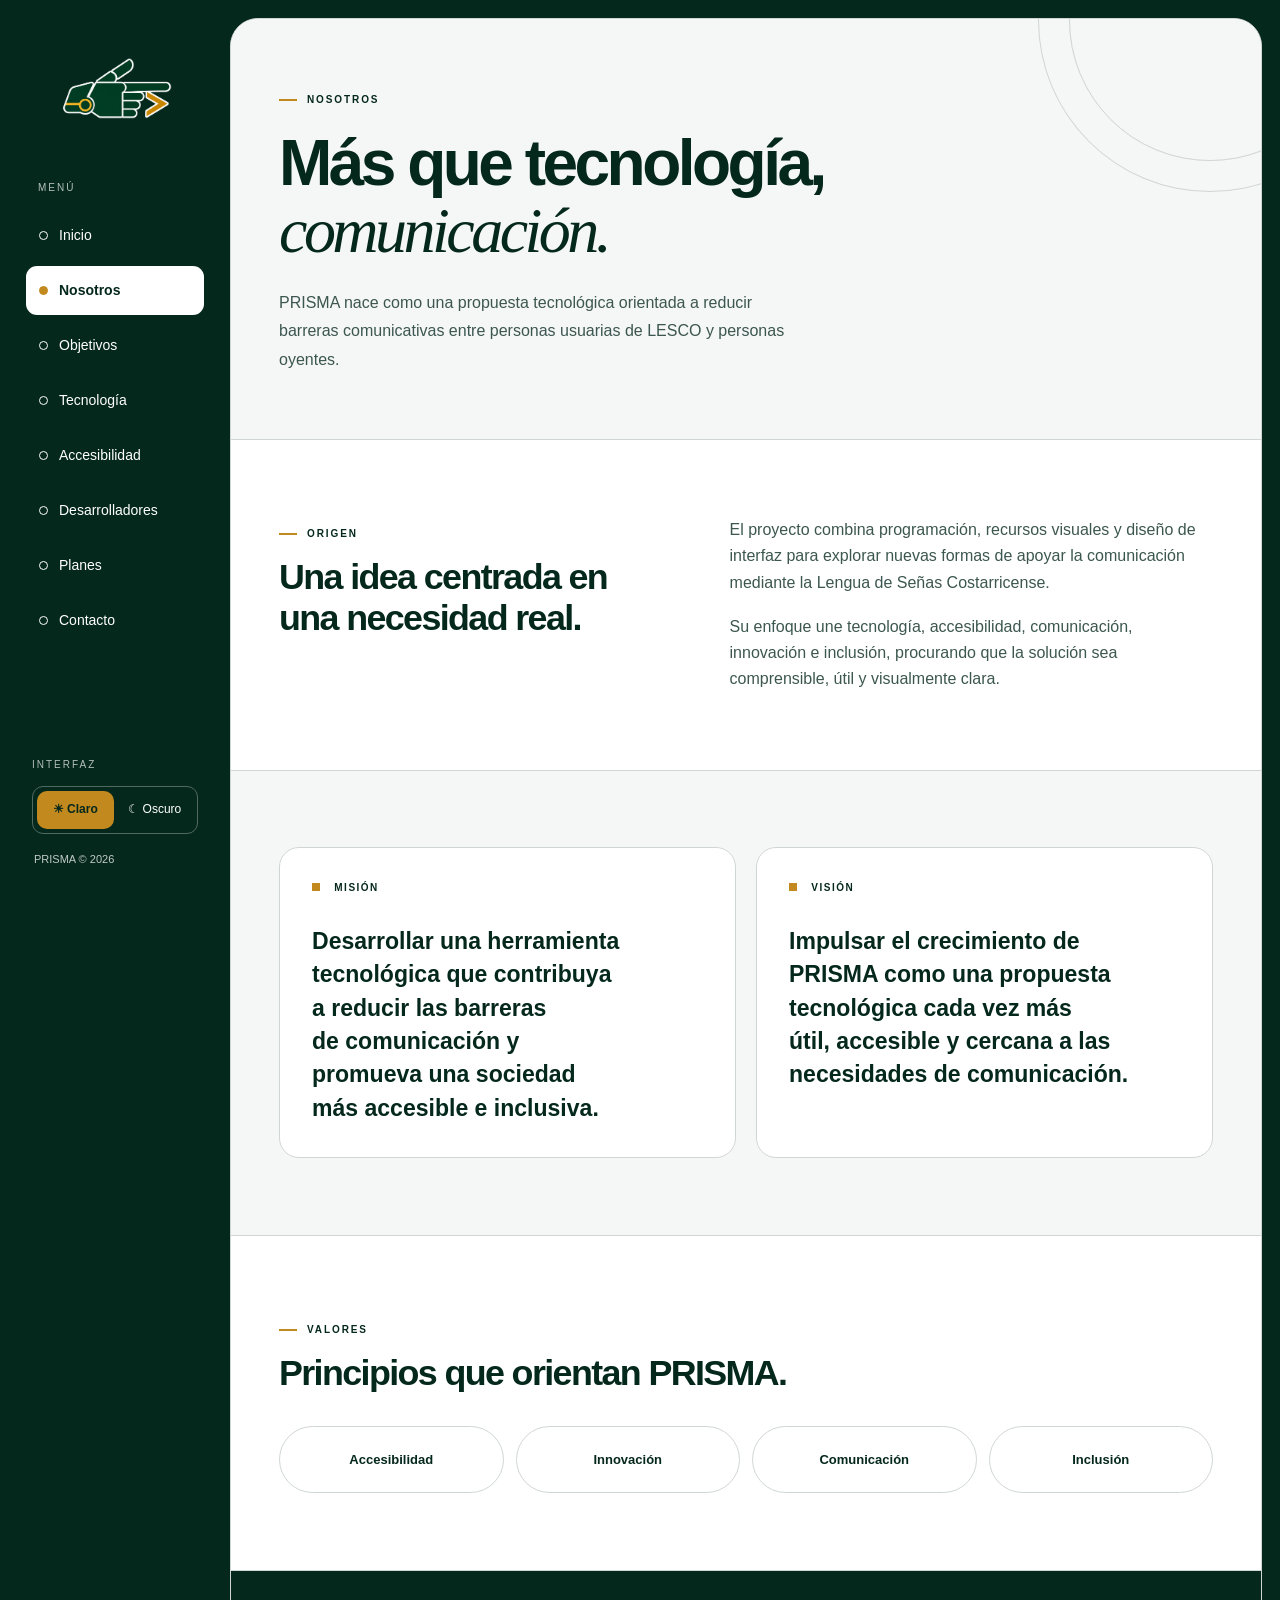
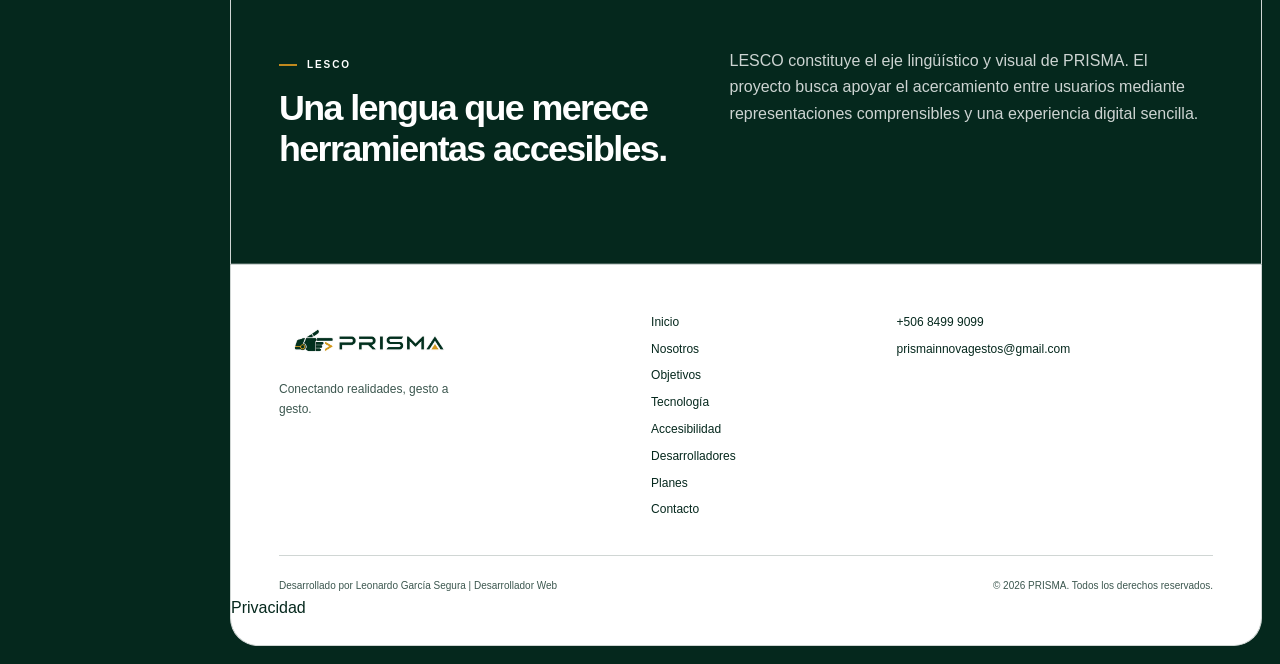
<file: nosotros.html>
<!DOCTYPE html>

<html data-theme="light" lang="es">
<head>
<meta charset="utf-8"/>
<meta content="width=device-width,initial-scale=1" name="viewport"/>
<title>
      Nosotros | PRISMA
    </title>
<meta content="Conoce el propósito, misión, visión y enfoque del proyecto PRISMA." name="description"/>
<meta content="#05281D" name="theme-color"/>
<link href="images/ISOTIPOPRISMA.png" rel="icon" type="image/png"/>
<link href="css/style.css" rel="stylesheet"/>
<script defer="" src="js/script.js">
</script>
<meta content="Nosotros | PRISMA" property="og:title"/><meta content="Conoce el propósito, misión, visión y enfoque del proyecto PRISMA." property="og:description"/><meta content="website" property="og:type"/><meta content="es_CR" property="og:locale"/><meta content="PRISMA" property="og:site_name"/><meta content="summary" name="twitter:card"/></head>
<body>
<a class="skip-link" href="#contenido">
      Saltar al contenido
    </a>
<header class="site-header" id="siteHeader">
<a aria-label="PRISMA, inicio" class="header-brand" href="index.html">
<img alt="PRISMA" height="725" src="images/IMAGOTIPOPRISMA.png" width="2170"/>
<strong hidden="">
          PRISMA
        </strong>
</a>
<button aria-controls="sideMenu" aria-expanded="false" aria-label="Abrir menú" class="menu-toggle" id="menuOpen">
<span>
</span>
<span>
</span>
</button>
</header>
<div class="menu-overlay" hidden="" id="menuOverlay">
</div>
<aside aria-label="Navegación principal" class="side-menu" id="sideMenu">
<a aria-label="PRISMA, inicio" class="rail-brand" href="index.html">
<img alt="Isotipo de PRISMA" height="941" src="images/ISOTIPOPRISMA.png" width="1672"/>
</a>
<div class="menu-top">
<span>
          MENÚ
        </span>
<button aria-label="Cerrar menú" class="close-btn" id="menuClose">
          ×
        </button>
</div>
<nav>
<a href="index.html">
<span aria-hidden="true" class="nav-symbol">
</span>
          Inicio
        </a>
<a aria-current="page" href="nosotros.html">
<span aria-hidden="true" class="nav-symbol">
</span>
          Nosotros
        </a>
<a href="objetivos.html">
<span aria-hidden="true" class="nav-symbol">
</span>
          Objetivos
        </a>
<a href="tecnologia.html">
<span aria-hidden="true" class="nav-symbol">
</span>
          Tecnología
        </a>
<a href="accesibilidad.html">
<span aria-hidden="true" class="nav-symbol">
</span>
          Accesibilidad
        </a>
<a href="desarrolladores.html">
<span aria-hidden="true" class="nav-symbol">
</span>
          Desarrolladores
        </a>
<a href="planes.html">
<span aria-hidden="true" class="nav-symbol">
</span>
          Planes
        </a>
<a href="contacto.html">
<span aria-hidden="true" class="nav-symbol">
</span>
          Contacto
        </a>
</nav>
<div class="theme-control">
<span>
          INTERFAZ
        </span>
<div>
<button data-theme-choice="light">
            ☀ Claro
          </button>
<button data-theme-choice="dark">
            ☾ Oscuro
          </button>
</div>
</div>
<small>
        PRISMA © 2026
      </small>
</aside>
<main id="contenido" tabindex="-1">
<section class="page-hero">
<div class="container reveal">
<span class="eyebrow">
            NOSOTROS
          </span>
<h1>
            Más que tecnología,
            <span>
              comunicación.
            </span>
</h1>
<p class="lead">
            PRISMA nace como una propuesta tecnológica orientada a reducir barreras comunicativas entre personas usuarias de LESCO y personas oyentes.
          </p>
</div>
</section>
<section class="section">
<div class="container editorial-grid">
<div class="reveal">
<span class="eyebrow">
              ORIGEN
            </span>
<h2>
              Una idea centrada en una necesidad real.
            </h2>
</div>
<div class="prose reveal">
<p>
              El proyecto combina programación, recursos visuales y diseño de interfaz para explorar nuevas formas de apoyar la comunicación mediante la Lengua de Señas Costarricense.
            </p>
<p>
              Su enfoque une tecnología, accesibilidad, comunicación, innovación e inclusión, procurando que la solución sea comprensible, útil y visualmente clara.
            </p>
</div>
</div>
</section>
<section class="section alt">
<div class="container mission-grid">
<article class="statement reveal">
<span>
              MISIÓN
            </span>
<h2>
              Desarrollar una herramienta tecnológica que contribuya a reducir las barreras de comunicación y promueva una sociedad más accesible e inclusiva.
            </h2>
</article>
<article class="statement reveal">
<span>
              VISIÓN
            </span>
<h2>
              Impulsar el crecimiento de PRISMA como una propuesta tecnológica cada vez más útil, accesible y cercana a las necesidades de comunicación.
            </h2>
</article>
</div>
</section>
<section class="section">
<div class="container">
<div class="section-heading reveal">
<span class="eyebrow">
              VALORES
            </span>
<h2>
              Principios que orientan PRISMA.
            </h2>
</div>
<div class="value-row">
<div class="reveal">
              Accesibilidad
            </div>
<div class="reveal">
              Innovación
            </div>
<div class="reveal">
              Comunicación
            </div>
<div class="reveal">
              Inclusión
            </div>
</div>
</div>
</section>
<section class="section dark-band">
<div class="container editorial-grid">
<div class="reveal">
<span class="eyebrow">
              LESCO
            </span>
<h2>
              Una lengua que merece herramientas accesibles.
            </h2>
</div>
<div class="prose reveal">
<p>
              LESCO constituye el eje lingüístico y visual de PRISMA. El proyecto busca apoyar el acercamiento entre usuarios mediante representaciones comprensibles y una experiencia digital sencilla.
            </p>
</div>
</div>
</section>
</main>
<footer class="site-footer">
<div class="container footer-grid">
<div class="footer-brand">
<img alt="PRISMA" height="725" loading="lazy" src="images/IMAGOTIPOPRISMA.png" width="2170"/>
<strong hidden="">
            PRISMA
          </strong>
<p>
            Conectando realidades, gesto a gesto.
          </p>
</div>
<nav aria-label="Navegación secundaria">
<a href="index.html">Inicio</a>
<a href="nosotros.html">Nosotros</a>
<a href="objetivos.html">Objetivos</a>
<a href="tecnologia.html">Tecnología</a>
<a href="accesibilidad.html">Accesibilidad</a>
<a href="desarrolladores.html">Desarrolladores</a>
<a href="planes.html">Planes</a>
<a href="contacto.html">Contacto</a>
</nav>
<div class="footer-contact">
<a href="tel:+50684999099">
            +506 8499 9099
          </a>
<a href="mailto:prismainnovagestos@gmail.com">
            prismainnovagestos@gmail.com
          </a>
</div>
</div>
<div class="container footer-bottom">
<span>
          Desarrollado por Leonardo García Segura | Desarrollador Web
        </span>
<span>
          © 2026 PRISMA. Todos los derechos reservados.
        </span>
</div>
<a href="privacidad.html">Privacidad</a></footer>
</body>
</html>
</file>
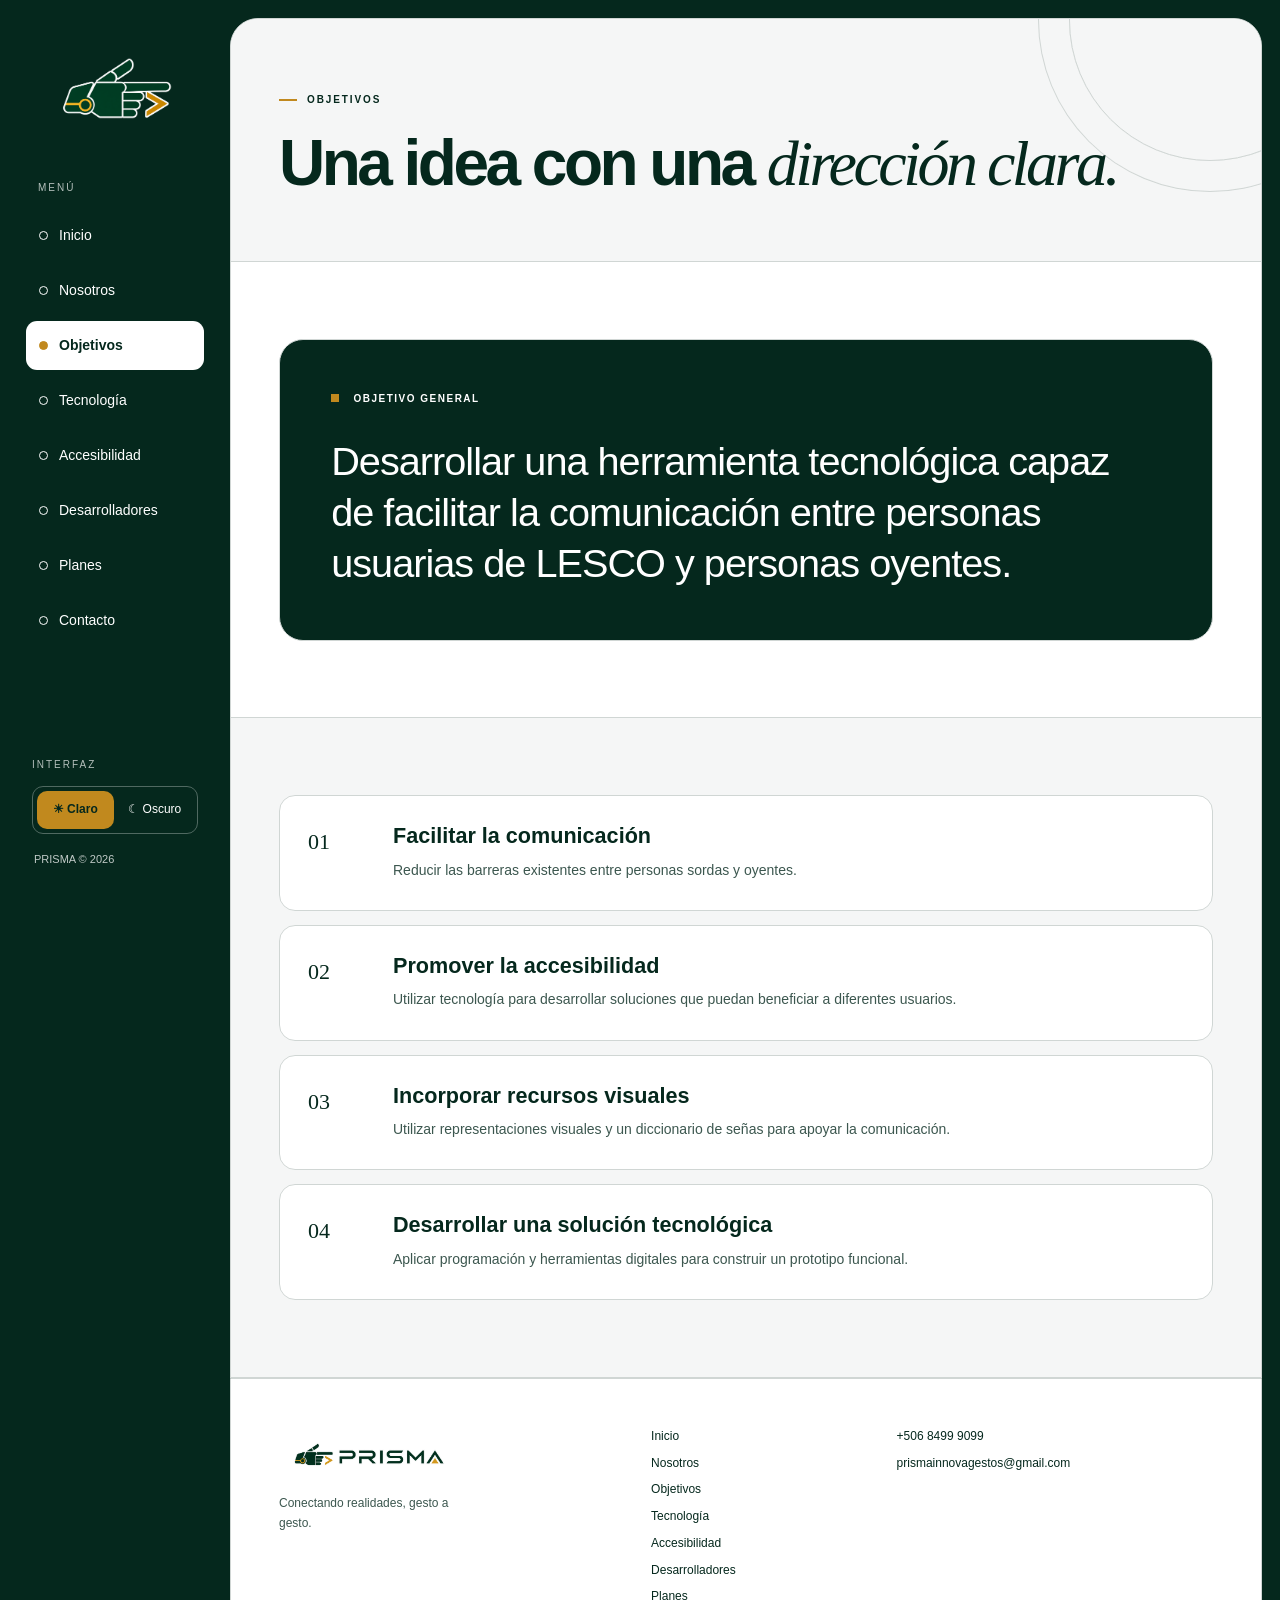
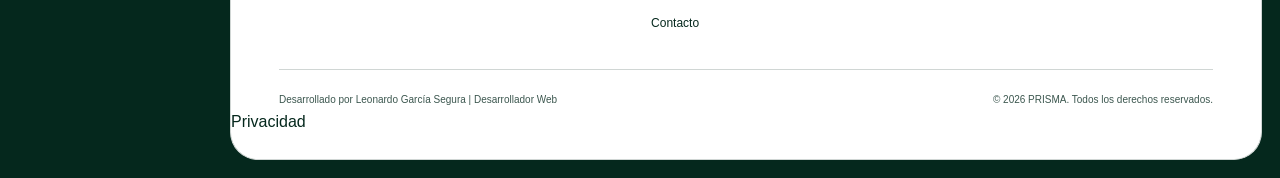
<file: objetivos.html>
<!DOCTYPE html>

<html data-theme="light" lang="es">
<head>
<meta charset="utf-8"/>
<meta content="width=device-width,initial-scale=1" name="viewport"/>
<title>
      Objetivos | PRISMA
    </title>
<meta content="Objetivo general y objetivos específicos del proyecto tecnológico PRISMA." name="description"/>
<meta content="#05281D" name="theme-color"/>
<link href="images/ISOTIPOPRISMA.png" rel="icon" type="image/png"/>
<link href="css/style.css" rel="stylesheet"/>
<script defer="" src="js/script.js">
</script>
<meta content="Objetivos | PRISMA" property="og:title"/><meta content="Objetivo general y objetivos específicos del proyecto tecnológico PRISMA." property="og:description"/><meta content="website" property="og:type"/><meta content="es_CR" property="og:locale"/><meta content="PRISMA" property="og:site_name"/><meta content="summary" name="twitter:card"/></head>
<body>
<a class="skip-link" href="#contenido">
      Saltar al contenido
    </a>
<header class="site-header" id="siteHeader">
<a aria-label="PRISMA, inicio" class="header-brand" href="index.html">
<img alt="PRISMA" height="725" src="images/IMAGOTIPOPRISMA.png" width="2170"/>
<strong hidden="">
          PRISMA
        </strong>
</a>
<button aria-controls="sideMenu" aria-expanded="false" aria-label="Abrir menú" class="menu-toggle" id="menuOpen">
<span>
</span>
<span>
</span>
</button>
</header>
<div class="menu-overlay" hidden="" id="menuOverlay">
</div>
<aside aria-label="Navegación principal" class="side-menu" id="sideMenu">
<a aria-label="PRISMA, inicio" class="rail-brand" href="index.html">
<img alt="Isotipo de PRISMA" height="941" src="images/ISOTIPOPRISMA.png" width="1672"/>
</a>
<div class="menu-top">
<span>
          MENÚ
        </span>
<button aria-label="Cerrar menú" class="close-btn" id="menuClose">
          ×
        </button>
</div>
<nav>
<a href="index.html">
<span aria-hidden="true" class="nav-symbol">
</span>
          Inicio
        </a>
<a href="nosotros.html">
<span aria-hidden="true" class="nav-symbol">
</span>
          Nosotros
        </a>
<a aria-current="page" href="objetivos.html">
<span aria-hidden="true" class="nav-symbol">
</span>
          Objetivos
        </a>
<a href="tecnologia.html">
<span aria-hidden="true" class="nav-symbol">
</span>
          Tecnología
        </a>
<a href="accesibilidad.html">
<span aria-hidden="true" class="nav-symbol">
</span>
          Accesibilidad
        </a>
<a href="desarrolladores.html">
<span aria-hidden="true" class="nav-symbol">
</span>
          Desarrolladores
        </a>
<a href="planes.html">
<span aria-hidden="true" class="nav-symbol">
</span>
          Planes
        </a>
<a href="contacto.html">
<span aria-hidden="true" class="nav-symbol">
</span>
          Contacto
        </a>
</nav>
<div class="theme-control">
<span>
          INTERFAZ
        </span>
<div>
<button data-theme-choice="light">
            ☀ Claro
          </button>
<button data-theme-choice="dark">
            ☾ Oscuro
          </button>
</div>
</div>
<small>
        PRISMA © 2026
      </small>
</aside>
<main id="contenido" tabindex="-1">
<section class="page-hero">
<div class="container reveal">
<span class="eyebrow">
            OBJETIVOS
          </span>
<h1>
            Una idea con una
            <span>
              dirección clara.
            </span>
</h1>
</div>
</section>
<section class="section">
<div class="container">
<article class="objective-main reveal">
<span>
              OBJETIVO GENERAL
            </span>
<h2>
              Desarrollar una herramienta tecnológica capaz de facilitar la comunicación entre personas usuarias de LESCO y personas oyentes.
            </h2>
</article>
</div>
</section>
<section class="section alt">
<div class="container">
<div class="objective-list">
<article class="objective-item reveal">
<span>
                01
              </span>
<div>
<h2>
                  Facilitar la comunicación
                </h2>
<p>
                  Reducir las barreras existentes entre personas sordas y oyentes.
                </p>
</div>
</article>
<article class="objective-item reveal">
<span>
                02
              </span>
<div>
<h2>
                  Promover la accesibilidad
                </h2>
<p>
                  Utilizar tecnología para desarrollar soluciones que puedan beneficiar a diferentes usuarios.
                </p>
</div>
</article>
<article class="objective-item reveal">
<span>
                03
              </span>
<div>
<h2>
                  Incorporar recursos visuales
                </h2>
<p>
                  Utilizar representaciones visuales y un diccionario de señas para apoyar la comunicación.
                </p>
</div>
</article>
<article class="objective-item reveal">
<span>
                04
              </span>
<div>
<h2>
                  Desarrollar una solución tecnológica
                </h2>
<p>
                  Aplicar programación y herramientas digitales para construir un prototipo funcional.
                </p>
</div>
</article>
</div>
</div>
</section>
</main>
<footer class="site-footer">
<div class="container footer-grid">
<div class="footer-brand">
<img alt="PRISMA" height="725" loading="lazy" src="images/IMAGOTIPOPRISMA.png" width="2170"/>
<strong hidden="">
            PRISMA
          </strong>
<p>
            Conectando realidades, gesto a gesto.
          </p>
</div>
<nav aria-label="Navegación secundaria">
<a href="index.html">Inicio</a>
<a href="nosotros.html">Nosotros</a>
<a href="objetivos.html">Objetivos</a>
<a href="tecnologia.html">Tecnología</a>
<a href="accesibilidad.html">Accesibilidad</a>
<a href="desarrolladores.html">Desarrolladores</a>
<a href="planes.html">Planes</a>
<a href="contacto.html">Contacto</a>
</nav>
<div class="footer-contact">
<a href="tel:+50684999099">
            +506 8499 9099
          </a>
<a href="mailto:prismainnovagestos@gmail.com">
            prismainnovagestos@gmail.com
          </a>
</div>
</div>
<div class="container footer-bottom">
<span>
          Desarrollado por Leonardo García Segura | Desarrollador Web
        </span>
<span>
          © 2026 PRISMA. Todos los derechos reservados.
        </span>
</div>
<a href="privacidad.html">Privacidad</a></footer>
</body>
</html>
</file>
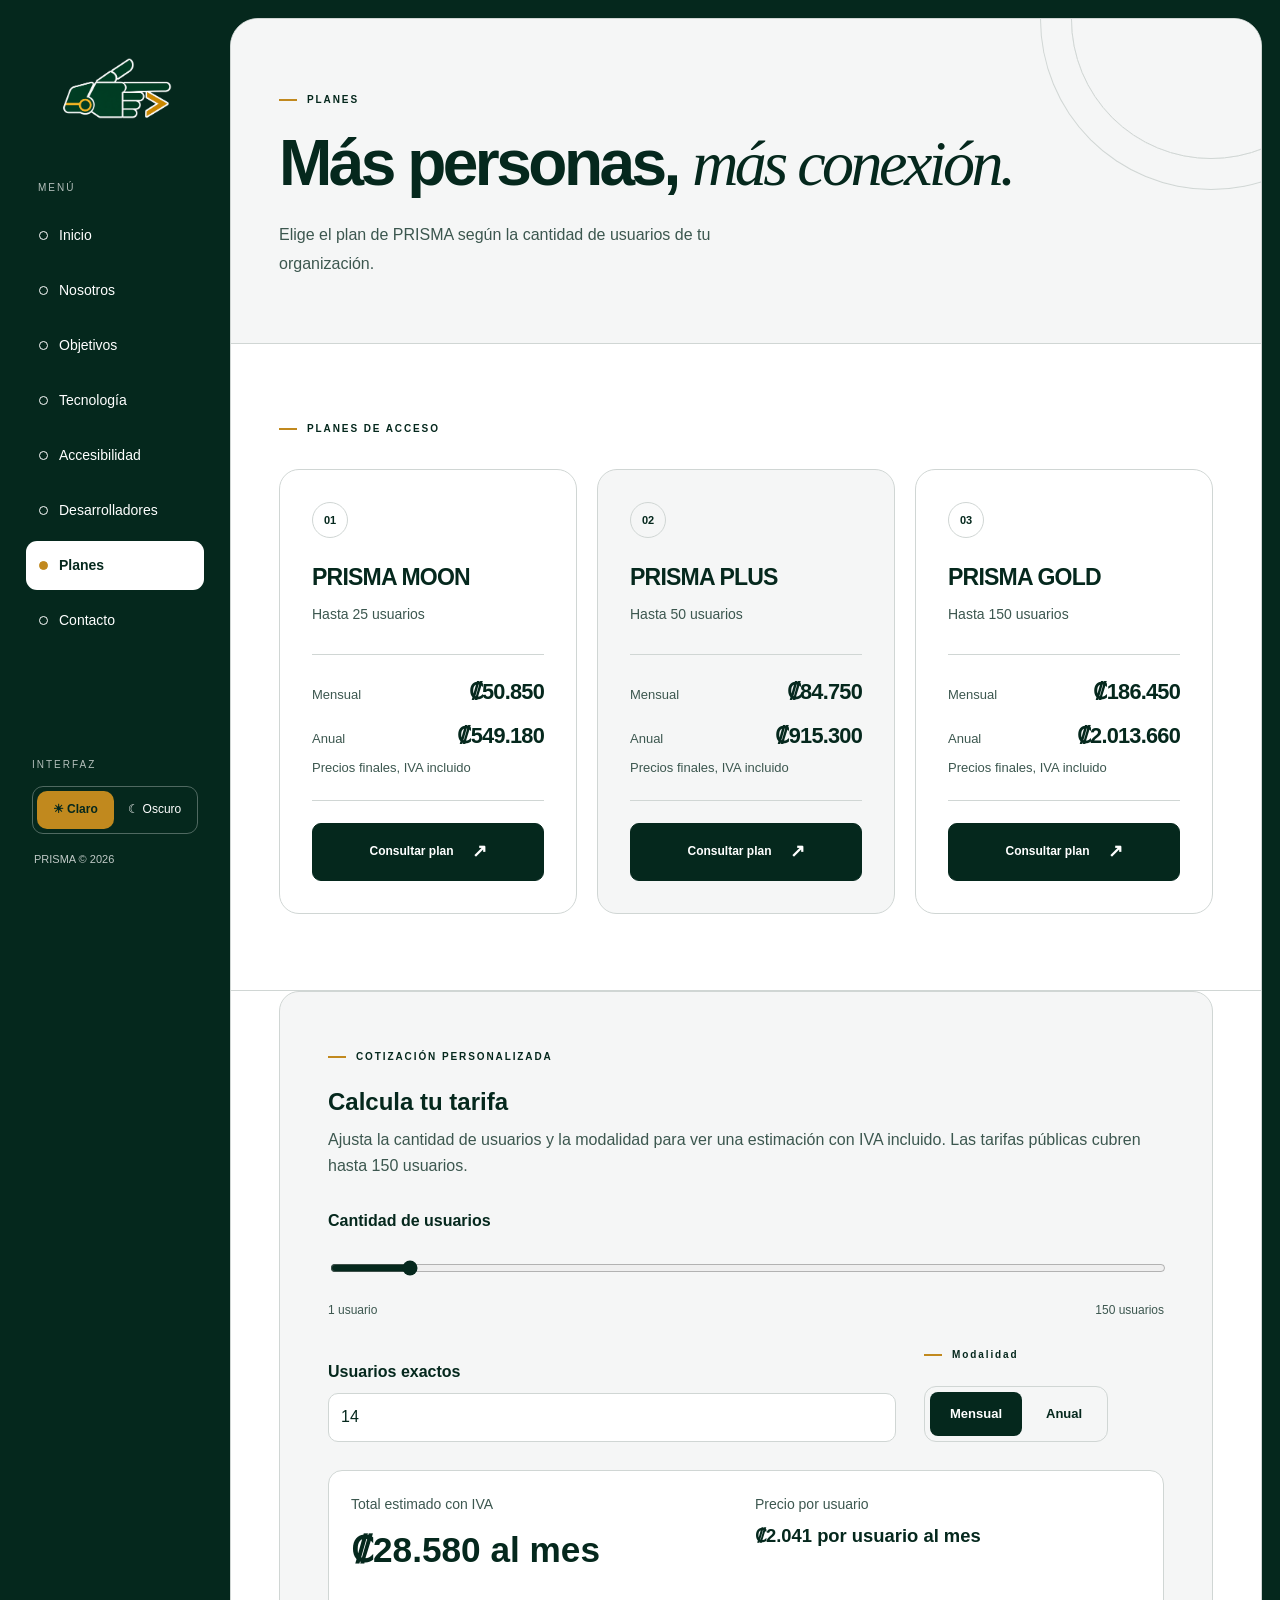
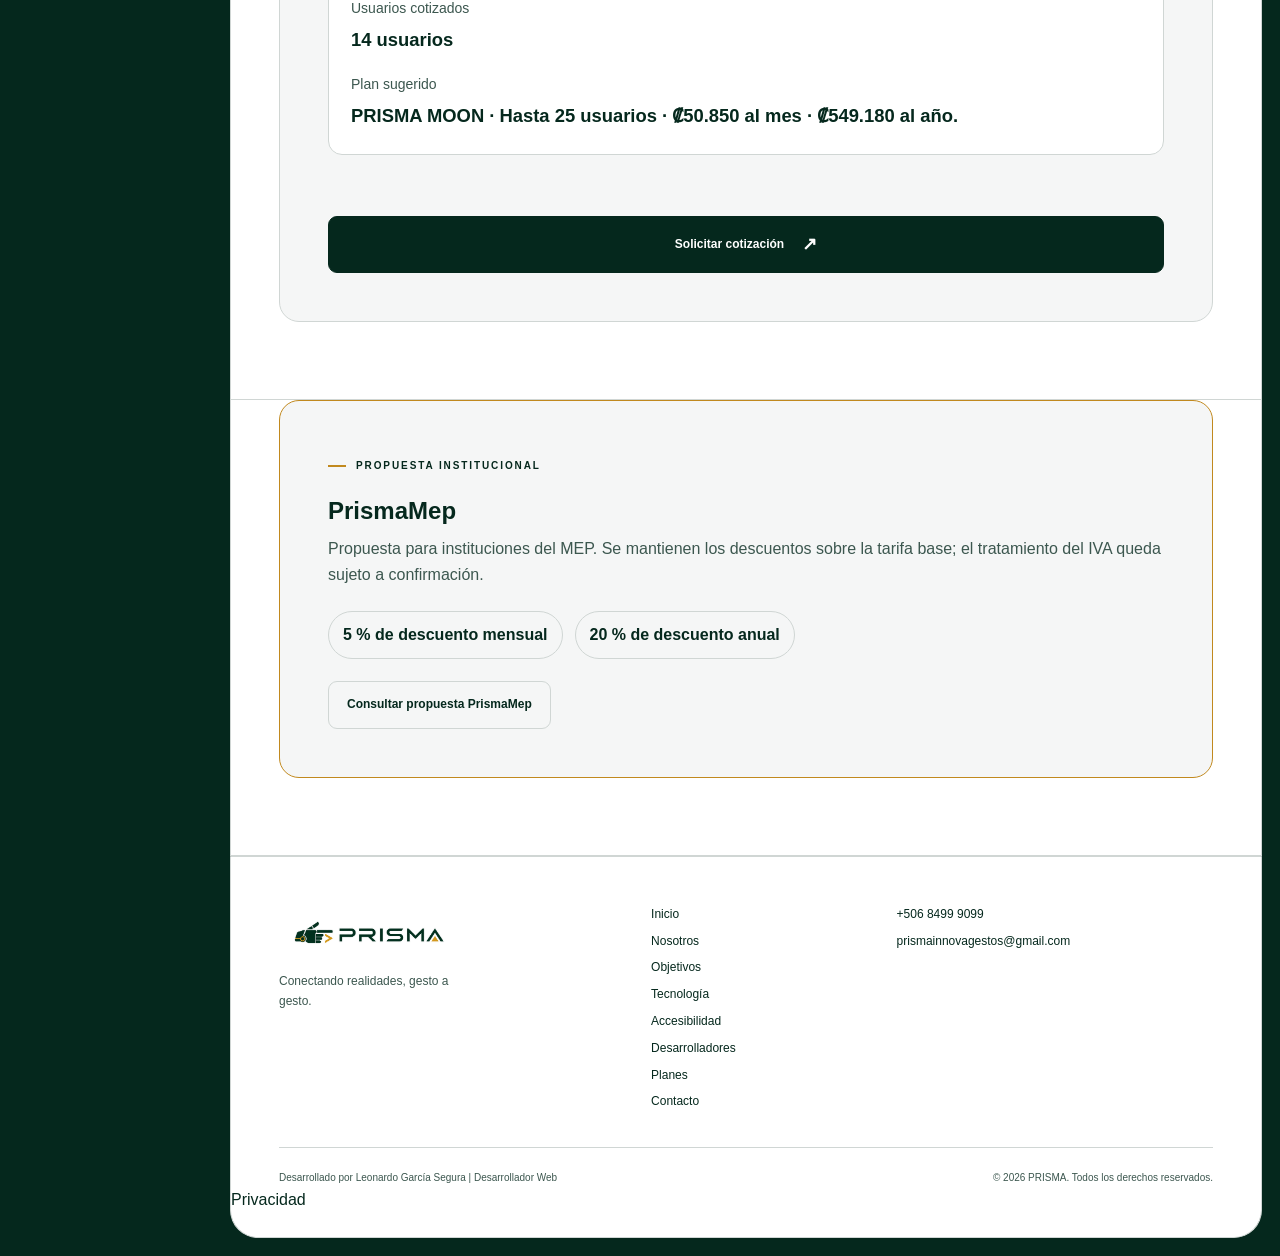
<file: planes.html>
<!DOCTYPE html>

<html data-theme="light" lang="es">
<head>
<meta charset="utf-8"/>
<meta content="width=device-width, initial-scale=1" name="viewport"/>
<title>Planes | PRISMA</title>
<meta content="Consulta los planes de acceso de PRISMA y sus precios mensuales y anuales." name="description"/>
<meta content="#05281D" name="theme-color"/>
<link href="images/ISOTIPOPRISMA.png" rel="icon" type="image/png"/>
<link href="css/style.css" rel="stylesheet"/>
<script defer="" src="js/script.js"></script>
<link href="css/planes.css" rel="stylesheet"/>
<meta content="Planes | PRISMA" property="og:title"/><meta content="Consulta los planes de acceso de PRISMA y sus precios mensuales y anuales." property="og:description"/><meta content="website" property="og:type"/><meta content="es_CR" property="og:locale"/><meta content="PRISMA" property="og:site_name"/><meta content="summary" name="twitter:card"/></head>
<body>
<a class="skip-link" href="#contenido">Saltar al contenido</a>
<header class="site-header" id="siteHeader">
<a aria-label="PRISMA, inicio" class="header-brand" href="index.html">
<img alt="PRISMA" height="725" src="images/IMAGOTIPOPRISMA.png" width="2170"/>
<strong hidden="">PRISMA</strong>
</a>
<button aria-controls="sideMenu" aria-expanded="false" aria-label="Abrir menú" class="menu-toggle" id="menuOpen" type="button">
<span></span>
<span></span>
</button>
</header>
<div class="menu-overlay" hidden="" id="menuOverlay"></div>
<aside aria-label="Navegación principal" class="side-menu" id="sideMenu">
<a aria-label="PRISMA, inicio" class="rail-brand" href="index.html">
<img alt="Isotipo de PRISMA" height="941" src="images/ISOTIPOPRISMA.png" width="1672"/>
</a>
<div class="menu-top">
<span>MENÚ</span>
<button aria-label="Cerrar menú" class="close-btn" id="menuClose" type="button">
        ×
      </button>
</div>
<nav>
<a href="index.html">
<span aria-hidden="true" class="nav-symbol"></span>
        Inicio
      </a>
<a href="nosotros.html">
<span aria-hidden="true" class="nav-symbol"></span>
        Nosotros
      </a>
<a href="objetivos.html">
<span aria-hidden="true" class="nav-symbol"></span>
        Objetivos
      </a>
<a href="tecnologia.html">
<span aria-hidden="true" class="nav-symbol"></span>
        Tecnología
      </a>
<a href="accesibilidad.html">
<span aria-hidden="true" class="nav-symbol"></span>
        Accesibilidad
      </a>
<a href="desarrolladores.html">
<span aria-hidden="true" class="nav-symbol"></span>
        Desarrolladores
      </a>
<a aria-current="page" href="planes.html">
<span aria-hidden="true" class="nav-symbol"></span>
        Planes
      </a>
<a href="contacto.html">
<span aria-hidden="true" class="nav-symbol"></span>
        Contacto
      </a>
</nav>
<div class="theme-control">
<span>INTERFAZ</span>
<div>
<button data-theme-choice="light" type="button">
          ☀ Claro
        </button>
<button data-theme-choice="dark" type="button">
          ☾ Oscuro
        </button>
</div>
</div>
<small>PRISMA © 2026</small>
</aside>
<main class="plans-page" id="contenido" tabindex="-1">
<section class="page-hero">
<div class="container reveal">
<span class="eyebrow">PLANES</span>
<h1>Más personas, <span>más conexión.</span></h1>
<p class="lead">
          Elige el plan de PRISMA según la cantidad de usuarios de tu organización.
        </p>
</div>
</section>
<section aria-label="Planes de acceso" class="section">
<div class="container">
<div class="plans-toolbar reveal">
<span class="eyebrow">PLANES DE ACCESO</span>
</div>
<div class="plans-grid" id="plansGrid">
<article aria-labelledby="planMoon" class="plan-card reveal" data-plan-key="moon">
<span aria-hidden="true" class="plan-number">01</span>
<h2 id="planMoon">PRISMA MOON</h2>
<p class="plan-users">Hasta 25 usuarios</p>
<div class="plan-price">
<div class="price-line">
<span>Mensual</span>
<strong data-price="monthly">—</strong>
</div>
<div class="price-line">
<span>Anual</span>
<strong data-price="annual">—</strong>
</div>
<span>Precios finales, IVA incluido</span>
</div>
<a aria-label="Consultar PRISMA MOON por WhatsApp" class="btn primary plan-link" href="https://wa.me/50684999099" rel="noreferrer noopener" target="_blank">
              Consultar plan
            </a>
</article>
<article aria-labelledby="planPlus" class="plan-card reveal" data-plan-key="plus">
<span aria-hidden="true" class="plan-number">02</span>
<h2 id="planPlus">PRISMA PLUS</h2>
<p class="plan-users">Hasta 50 usuarios</p>
<div class="plan-price">
<div class="price-line">
<span>Mensual</span>
<strong data-price="monthly">—</strong>
</div>
<div class="price-line">
<span>Anual</span>
<strong data-price="annual">—</strong>
</div>
<span>Precios finales, IVA incluido</span>
</div>
<a aria-label="Consultar PRISMA PLUS por WhatsApp" class="btn primary plan-link" href="https://wa.me/50684999099" rel="noreferrer noopener" target="_blank">
              Consultar plan
            </a>
</article>
<article aria-labelledby="planGold" class="plan-card reveal" data-plan-key="gold">
<span aria-hidden="true" class="plan-number">03</span>
<h2 id="planGold">PRISMA GOLD</h2>
<p class="plan-users">Hasta 150 usuarios</p>
<div class="plan-price">
<div class="price-line">
<span>Mensual</span>
<strong data-price="monthly">—</strong>
</div>
<div class="price-line">
<span>Anual</span>
<strong data-price="annual">—</strong>
</div>
<span>Precios finales, IVA incluido</span>
</div>
<a aria-label="Consultar PRISMA GOLD por WhatsApp" class="btn primary plan-link" href="https://wa.me/50684999099" rel="noreferrer noopener" target="_blank">
              Consultar plan
            </a>
</article>
</div>
</div>
</section>
<section aria-labelledby="customQuoteTitle" class="section quote-section">
<div class="container">
<div class="quote-panel reveal">
<span class="eyebrow">COTIZACIÓN PERSONALIZADA</span>
<h2 id="customQuoteTitle">Calcula tu tarifa</h2>
<p>
            Ajusta la cantidad de usuarios y la modalidad para ver una
            estimación con IVA incluido. Las tarifas públicas cubren hasta
            150 usuarios.
          </p>
<div class="quote-controls">
<div class="quote-range-wrap">
<label for="userRange">Cantidad de usuarios</label>
<input aria-describedby="userRangeLimits" class="quote-range" id="userRange" max="150" min="1" step="1" type="range" value="14"/>
<div class="quote-limits" id="userRangeLimits">
<span>1 usuario</span>
<span id="userRangeMax">150 usuarios</span>
</div>
</div>
<div>
<label for="userCount">Usuarios exactos</label>
<input aria-describedby="quoteError" class="quote-number" id="userCount" inputmode="numeric" max="1000000000" min="1" step="1" type="number" value="14"/>
</div>
<div>
<span class="eyebrow" id="billingLabel">Modalidad</span>
<div aria-labelledby="billingLabel" class="billing-control" id="billingControl" role="group">
<button aria-pressed="true" data-billing="monthly" type="button">
                  Mensual
                </button>
<button aria-pressed="false" data-billing="annual" type="button">
                  Anual
                </button>
</div>
</div>
</div>
<div aria-live="polite" class="quote-results" id="quoteResults">
<p class="quote-total">
              Total estimado con IVA
              <strong id="quoteTotal">—</strong>
</p>
<p>
              Precio por usuario
              <strong id="quotePerUser">—</strong>
</p>
<p>
              Usuarios cotizados
              <strong id="quoteUsers">—</strong>
</p>
<p class="quote-plan">
              Plan sugerido
              <strong id="quotePlan">—</strong>
</p>
<p class="quote-savings" hidden="" id="quoteSavings">
              Ahorro anual
              <strong id="quoteSavingsAmount">—</strong>
</p>
</div>
<p aria-live="polite" class="quote-error" id="quoteError" role="status"></p>
<a class="btn primary quote-request" href="https://wa.me/50684999099" id="quoteRequest" rel="noreferrer noopener" target="_blank">
            Solicitar cotización
          </a>
</div>
</div>
</section>
<section aria-labelledby="prismaMepTitle" class="section institutional-section">
<div class="container">
<div class="institutional-panel reveal">
<span class="eyebrow">PROPUESTA INSTITUCIONAL</span>
<h2 id="prismaMepTitle">PrismaMep</h2>
<p>
            Propuesta para instituciones del MEP. Se mantienen los descuentos
            sobre la tarifa base; el tratamiento del IVA queda sujeto a confirmación.
          </p>
<div aria-label="Descuentos PrismaMep" class="institutional-discounts">
<span data-institutional-discount="monthly"></span>
<span data-institutional-discount="annual"></span>
</div>
<a class="btn secondary" href="https://wa.me/50684999099?text=Hola%2C%20quisiera%20consultar%20la%20propuesta%20institucional%20PrismaMep." rel="noreferrer noopener" target="_blank">
            Consultar propuesta PrismaMep
          </a>
</div>
</div>
</section>
</main>
<footer class="site-footer">
<div class="container footer-grid">
<div class="footer-brand">
<img alt="PRISMA" height="725" loading="lazy" src="images/IMAGOTIPOPRISMA.png" width="2170"/>
<strong hidden="">PRISMA</strong>
<p>Conectando realidades, gesto a gesto.</p>
</div>
<nav aria-label="Navegación secundaria">
<a href="index.html">Inicio</a>
<a href="nosotros.html">Nosotros</a>
<a href="objetivos.html">Objetivos</a>
<a href="tecnologia.html">Tecnología</a>
<a href="accesibilidad.html">Accesibilidad</a>
<a href="desarrolladores.html">Desarrolladores</a>
<a aria-current="page" href="planes.html">Planes</a>
<a href="contacto.html">Contacto</a>
</nav>
<div class="footer-contact">
<a href="tel:+50684999099">+506 8499 9099</a>
<a href="mailto:prismainnovagestos@gmail.com">
          prismainnovagestos@gmail.com
        </a>
</div>
</div>
<div class="container footer-bottom">
<span>
        Desarrollado por Leonardo García Segura | Desarrollador Web
      </span>
<span>
        © 2026 PRISMA. Todos los derechos reservados.
      </span>
</div>
<a href="privacidad.html">Privacidad</a></footer>
<script defer="True" src="js/planes.js"></script>
</body>
</html>
</file>
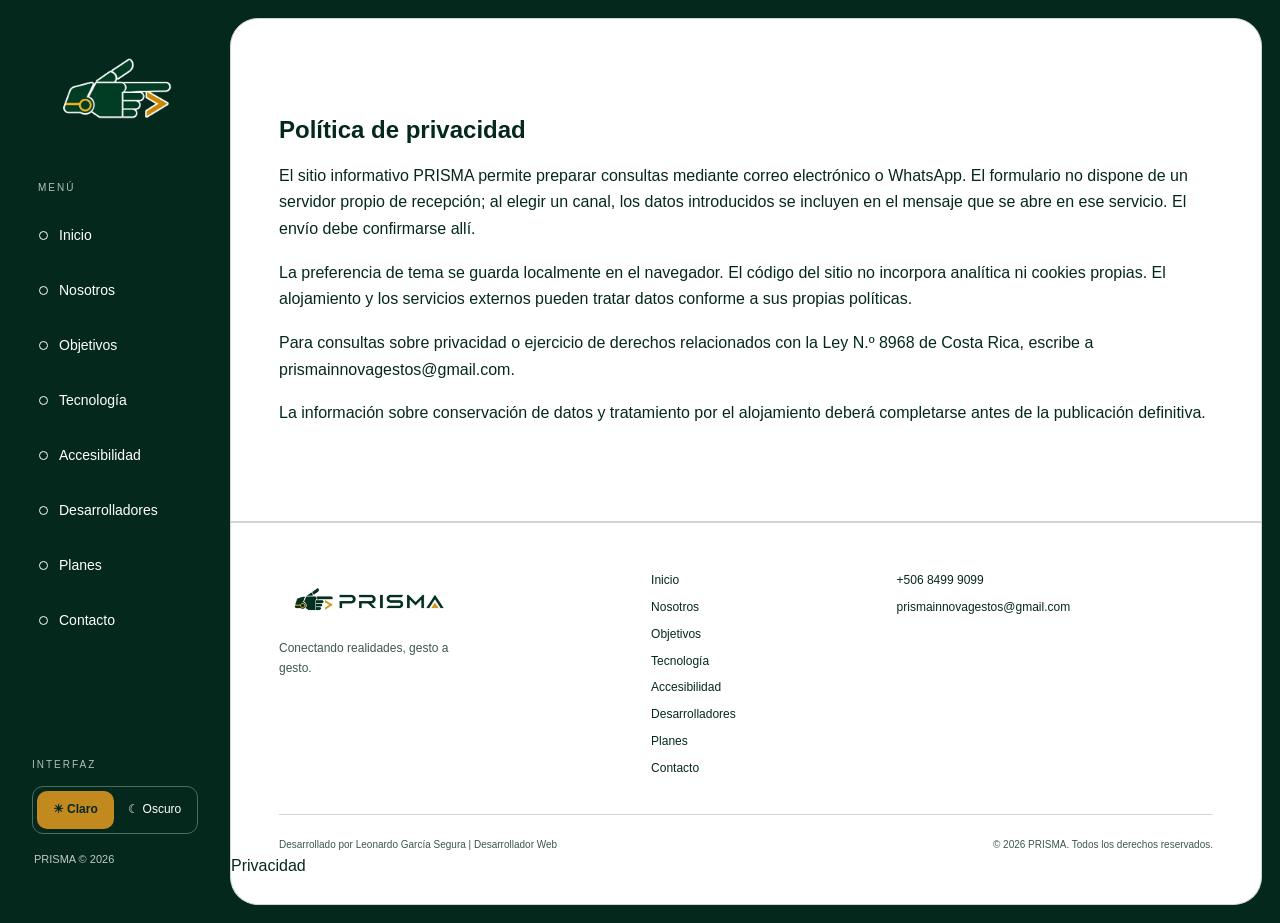
<file: privacidad.html>
<!DOCTYPE html>

<html data-theme="light" lang="es">
<head>
<meta charset="utf-8"/>
<meta content="width=device-width,initial-scale=1" name="viewport"/>
<title>Privacidad | PRISMA</title>
<meta content="Privacidad del sitio PRISMA" name="description"/>
<meta content="#05281D" name="theme-color"/>
<link href="images/ISOTIPOPRISMA.png" rel="icon" type="image/png"/>
<link href="css/style.css" rel="stylesheet"/>
<script defer="" src="js/script.js">
</script>
<meta content="Privacidad | PRISMA" property="og:title"/><meta content="Privacidad del sitio PRISMA" property="og:description"/><meta content="website" property="og:type"/><meta content="es_CR" property="og:locale"/><meta content="PRISMA" property="og:site_name"/><meta content="summary" name="twitter:card"/></head>
<body>
<a class="skip-link" href="#contenido">
      Saltar al contenido
    </a>
<header class="site-header" id="siteHeader">
<a aria-label="PRISMA, inicio" class="header-brand" href="index.html">
<img alt="PRISMA" height="725" src="images/IMAGOTIPOPRISMA.png" width="2170"/>
<strong hidden="">
          PRISMA
        </strong>
</a>
<button aria-controls="sideMenu" aria-expanded="false" aria-label="Abrir menú" class="menu-toggle" id="menuOpen">
<span>
</span>
<span>
</span>
</button>
</header>
<div class="menu-overlay" hidden="" id="menuOverlay">
</div>
<aside aria-label="Navegación principal" class="side-menu" id="sideMenu">
<a aria-label="PRISMA, inicio" class="rail-brand" href="index.html">
<img alt="Isotipo de PRISMA" height="941" src="images/ISOTIPOPRISMA.png" width="1672"/>
</a>
<div class="menu-top">
<span>
          MENÚ
        </span>
<button aria-label="Cerrar menú" class="close-btn" id="menuClose">
          ×
        </button>
</div>
<nav>
<a href="index.html">
<span aria-hidden="true" class="nav-symbol">
</span>
          Inicio
        </a>
<a href="nosotros.html">
<span aria-hidden="true" class="nav-symbol">
</span>
          Nosotros
        </a>
<a href="objetivos.html">
<span aria-hidden="true" class="nav-symbol">
</span>
          Objetivos
        </a>
<a href="tecnologia.html">
<span aria-hidden="true" class="nav-symbol">
</span>
          Tecnología
        </a>
<a href="accesibilidad.html">
<span aria-hidden="true" class="nav-symbol">
</span>
          Accesibilidad
        </a>
<a href="desarrolladores.html">
<span aria-hidden="true" class="nav-symbol">
</span>
          Desarrolladores
        </a>
<a href="planes.html">
<span aria-hidden="true" class="nav-symbol">
</span>
          Planes
        </a>
<a href="contacto.html">
<span aria-hidden="true" class="nav-symbol">
</span>
          Contacto
        </a>
</nav>
<div class="theme-control">
<span>
          INTERFAZ
        </span>
<div>
<button data-theme-choice="light">
            ☀ Claro
          </button>
<button data-theme-choice="dark">
            ☾ Oscuro
          </button>
</div>
</div>
<small>
        PRISMA © 2026
      </small>
</aside>
<main id="contenido" tabindex="-1"><section class="section"><div class="container"><h1>Política de privacidad</h1><p>El sitio informativo PRISMA permite preparar consultas mediante correo electrónico o WhatsApp. El formulario no dispone de un servidor propio de recepción; al elegir un canal, los datos introducidos se incluyen en el mensaje que se abre en ese servicio. El envío debe confirmarse allí.</p><p>La preferencia de tema se guarda localmente en el navegador. El código del sitio no incorpora analítica ni cookies propias. El alojamiento y los servicios externos pueden tratar datos conforme a sus propias políticas.</p><p>Para consultas sobre privacidad o ejercicio de derechos relacionados con la Ley N.º 8968 de Costa Rica, escribe a <a href="mailto:prismainnovagestos@gmail.com">prismainnovagestos@gmail.com</a>.</p><p>La información sobre conservación de datos y tratamiento por el alojamiento deberá completarse antes de la publicación definitiva.</p></div></section></main>
<footer class="site-footer">
<div class="container footer-grid">
<div class="footer-brand">
<img alt="PRISMA" height="725" loading="lazy" src="images/IMAGOTIPOPRISMA.png" width="2170"/>
<strong hidden="">
            PRISMA
          </strong>
<p>
            Conectando realidades, gesto a gesto.
          </p>
</div>
<nav aria-label="Navegación secundaria">
<a href="index.html">Inicio</a>
<a href="nosotros.html">Nosotros</a>
<a href="objetivos.html">Objetivos</a>
<a href="tecnologia.html">Tecnología</a>
<a href="accesibilidad.html">Accesibilidad</a>
<a href="desarrolladores.html">Desarrolladores</a>
<a href="planes.html">Planes</a>
<a href="contacto.html">Contacto</a>
</nav>
<div class="footer-contact">
<a href="tel:+50684999099">
            +506 8499 9099
          </a>
<a href="mailto:prismainnovagestos@gmail.com">
            prismainnovagestos@gmail.com
          </a>
</div>
</div>
<div class="container footer-bottom">
<span>
          Desarrollado por Leonardo García Segura | Desarrollador Web
        </span>
<span>
          © 2026 PRISMA. Todos los derechos reservados.
        </span>
</div>
<a href="privacidad.html">Privacidad</a></footer>
</body>
</html>
</file>
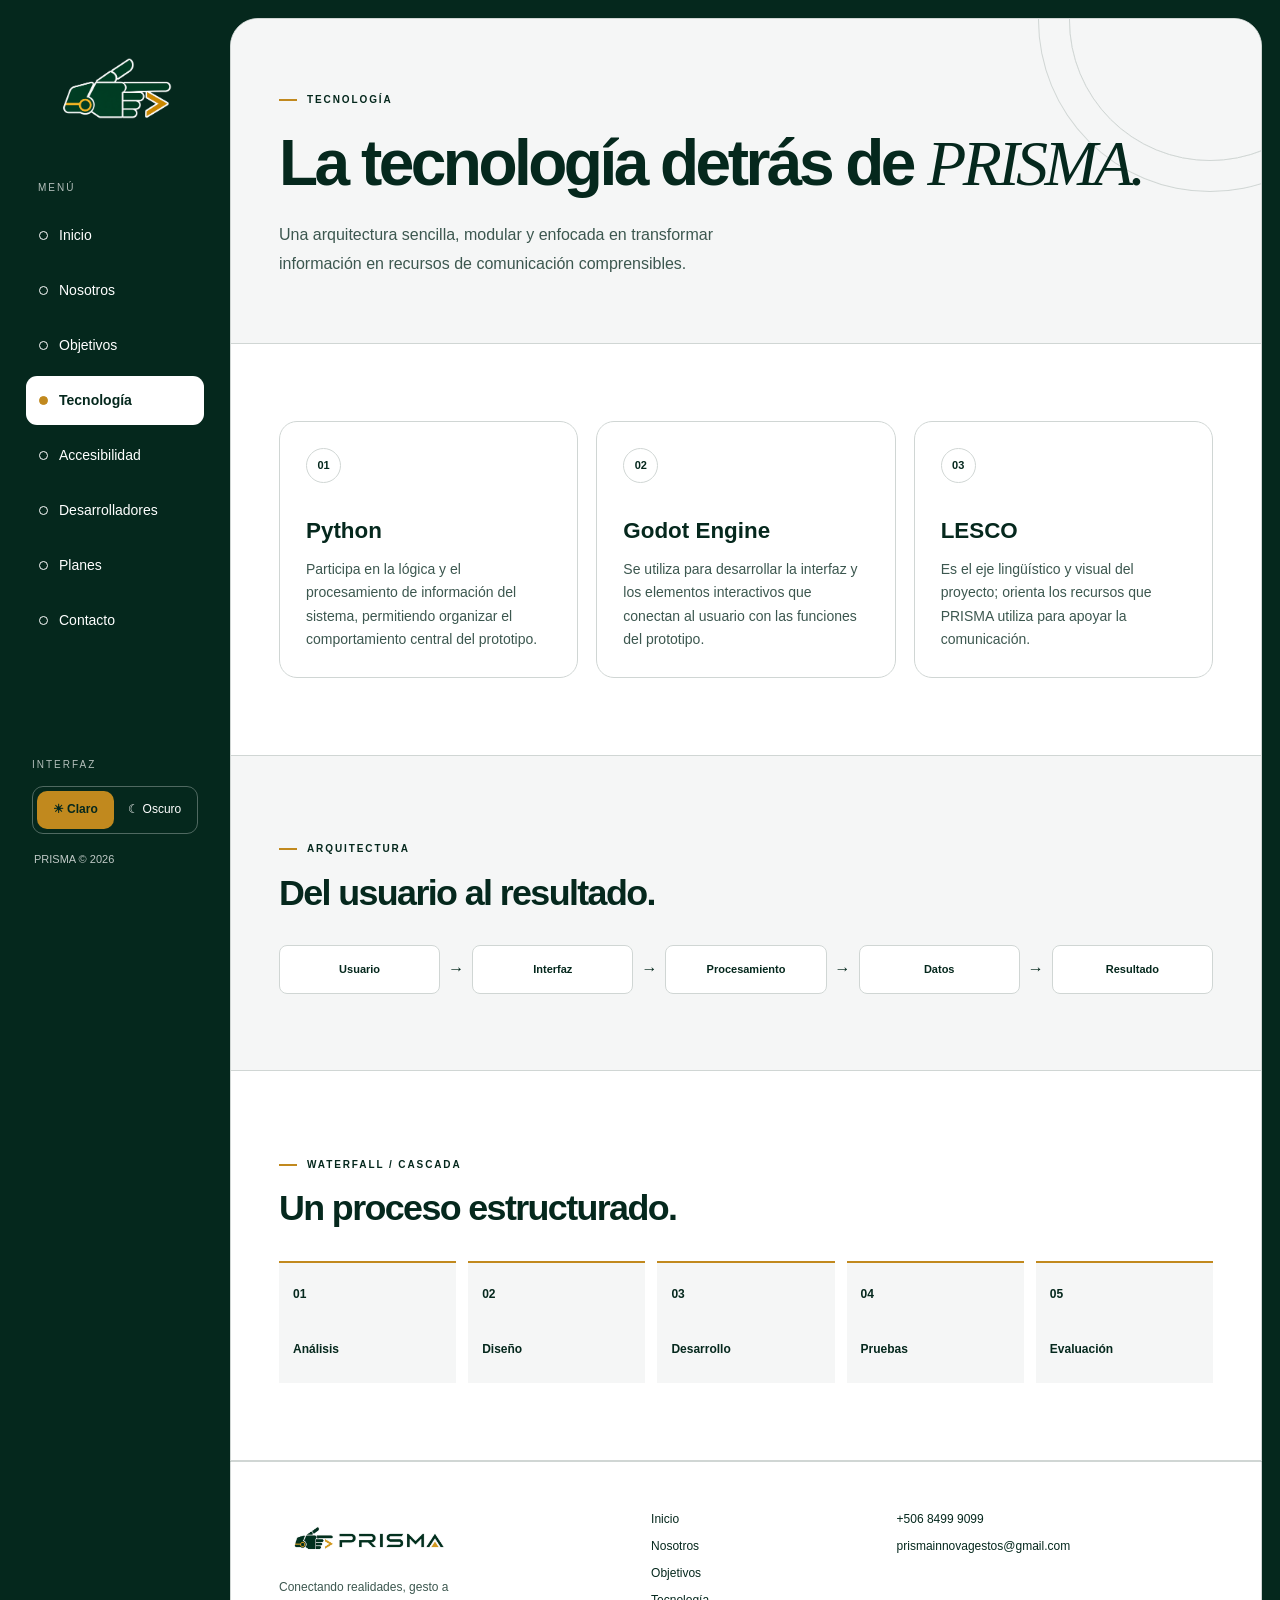
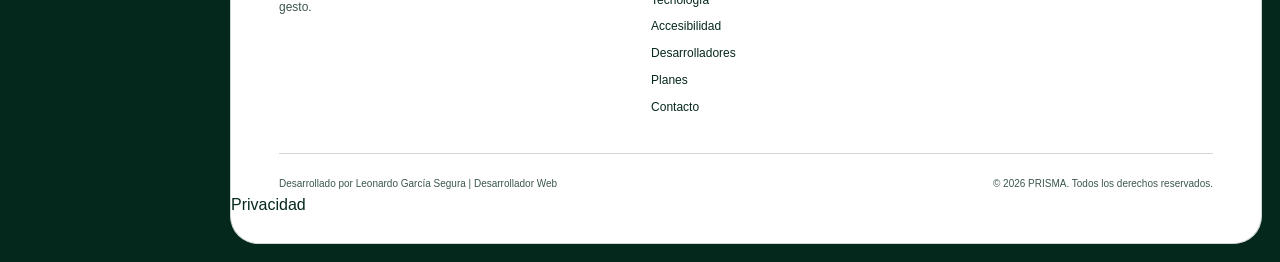
<file: tecnologia.html>
<!DOCTYPE html>

<html data-theme="light" lang="es">
<head>
<meta charset="utf-8"/>
<meta content="width=device-width,initial-scale=1" name="viewport"/>
<title>
      Tecnología | PRISMA
    </title>
<meta content="Conoce Python, Godot Engine, LESCO y la metodología Waterfall utilizada en PRISMA." name="description"/>
<meta content="#05281D" name="theme-color"/>
<link href="images/ISOTIPOPRISMA.png" rel="icon" type="image/png"/>
<link href="css/style.css" rel="stylesheet"/>
<script defer="" src="js/script.js">
</script>
<meta content="Tecnología | PRISMA" property="og:title"/><meta content="Conoce Python, Godot Engine, LESCO y la metodología Waterfall utilizada en PRISMA." property="og:description"/><meta content="website" property="og:type"/><meta content="es_CR" property="og:locale"/><meta content="PRISMA" property="og:site_name"/><meta content="summary" name="twitter:card"/></head>
<body>
<a class="skip-link" href="#contenido">
      Saltar al contenido
    </a>
<header class="site-header" id="siteHeader">
<a aria-label="PRISMA, inicio" class="header-brand" href="index.html">
<img alt="PRISMA" height="725" src="images/IMAGOTIPOPRISMA.png" width="2170"/>
<strong hidden="">
          PRISMA
        </strong>
</a>
<button aria-controls="sideMenu" aria-expanded="false" aria-label="Abrir menú" class="menu-toggle" id="menuOpen">
<span>
</span>
<span>
</span>
</button>
</header>
<div class="menu-overlay" hidden="" id="menuOverlay">
</div>
<aside aria-label="Navegación principal" class="side-menu" id="sideMenu">
<a aria-label="PRISMA, inicio" class="rail-brand" href="index.html">
<img alt="Isotipo de PRISMA" height="941" src="images/ISOTIPOPRISMA.png" width="1672"/>
</a>
<div class="menu-top">
<span>
          MENÚ
        </span>
<button aria-label="Cerrar menú" class="close-btn" id="menuClose">
          ×
        </button>
</div>
<nav>
<a href="index.html">
<span aria-hidden="true" class="nav-symbol">
</span>
          Inicio
        </a>
<a href="nosotros.html">
<span aria-hidden="true" class="nav-symbol">
</span>
          Nosotros
        </a>
<a href="objetivos.html">
<span aria-hidden="true" class="nav-symbol">
</span>
          Objetivos
        </a>
<a aria-current="page" href="tecnologia.html">
<span aria-hidden="true" class="nav-symbol">
</span>
          Tecnología
        </a>
<a href="accesibilidad.html">
<span aria-hidden="true" class="nav-symbol">
</span>
          Accesibilidad
        </a>
<a href="desarrolladores.html">
<span aria-hidden="true" class="nav-symbol">
</span>
          Desarrolladores
          <a href="planes.html">
<span aria-hidden="true" class="nav-symbol">
</span>
          Planes
        </a>
</a>
<a href="contacto.html">
<span aria-hidden="true" class="nav-symbol">
</span>
          Contacto
        </a>
</nav>
<div class="theme-control">
<span>
          INTERFAZ
        </span>
<div>
<button data-theme-choice="light">
            ☀ Claro
          </button>
<button data-theme-choice="dark">
            ☾ Oscuro
          </button>
</div>
</div>
<small>
        PRISMA © 2026
      </small>
</aside>
<main id="contenido" tabindex="-1">
<section class="page-hero">
<div class="container reveal">
<span class="eyebrow">
            TECNOLOGÍA
          </span>
<h1>
            La tecnología detrás de
            <span>
              PRISMA.
            </span>
</h1>
<p class="lead">
            Una arquitectura sencilla, modular y enfocada en transformar información en recursos de comunicación comprensibles.
          </p>
</div>
</section>
<section class="section">
<div class="container tech-detail">
<article class="tech-panel reveal">
<span>
              01
            </span>
<h2>
              Python
            </h2>
<p>
              Participa en la lógica y el procesamiento de información del sistema, permitiendo organizar el comportamiento central del prototipo.
            </p>
</article>
<article class="tech-panel reveal">
<span>
              02
            </span>
<h2>
              Godot Engine
            </h2>
<p>
              Se utiliza para desarrollar la interfaz y los elementos interactivos que conectan al usuario con las funciones del prototipo.
            </p>
</article>
<article class="tech-panel reveal">
<span>
              03
            </span>
<h2>
              LESCO
            </h2>
<p>
              Es el eje lingüístico y visual del proyecto; orienta los recursos que PRISMA utiliza para apoyar la comunicación.
            </p>
</article>
</div>
</section>
<section class="section alt">
<div class="container">
<div class="section-heading reveal">
<span class="eyebrow">
              ARQUITECTURA
            </span>
<h2>
              Del usuario al resultado.
            </h2>
</div>
<div class="architecture reveal">
<span>
              Usuario
            </span>
<i>
              →
            </i>
<span>
              Interfaz
            </span>
<i>
              →
            </i>
<span>
              Procesamiento
            </span>
<i>
              →
            </i>
<span>
              Datos
            </span>
<i>
              →
            </i>
<span>
              Resultado
            </span>
</div>
</div>
</section>
<section class="section">
<div class="container">
<div class="section-heading reveal">
<span class="eyebrow">
              WATERFALL / CASCADA
            </span>
<h2>
              Un proceso estructurado.
            </h2>
</div>
<div class="timeline reveal">
<div>
<b>
                01
              </b>
<span>
                Análisis
              </span>
</div>
<div>
<b>
                02
              </b>
<span>
                Diseño
              </span>
</div>
<div>
<b>
                03
              </b>
<span>
                Desarrollo
              </span>
</div>
<div>
<b>
                04
              </b>
<span>
                Pruebas
              </span>
</div>
<div>
<b>
                05
              </b>
<span>
                Evaluación
              </span>
</div>
</div>
</div>
</section>
</main>
<footer class="site-footer">
<div class="container footer-grid">
<div class="footer-brand">
<img alt="PRISMA" height="725" loading="lazy" src="images/IMAGOTIPOPRISMA.png" width="2170"/>
<strong hidden="">
            PRISMA
          </strong>
<p>
            Conectando realidades, gesto a gesto.
          </p>
</div>
<nav aria-label="Navegación secundaria">
<a href="index.html">Inicio</a>
<a href="nosotros.html">Nosotros</a>
<a href="objetivos.html">Objetivos</a>
<a href="tecnologia.html">Tecnología</a>
<a href="accesibilidad.html">Accesibilidad</a>
<a href="desarrolladores.html">Desarrolladores</a>
<a href="planes.html">Planes</a>
<a href="contacto.html">Contacto</a>
</nav>
<div class="footer-contact">
<a href="tel:+50684999099">
            +506 8499 9099
          </a>
<a href="mailto:prismainnovagestos@gmail.com">
            prismainnovagestos@gmail.com
          </a>
</div>
</div>
<div class="container footer-bottom">
<span>
          Desarrollado por Leonardo García Segura | Desarrollador Web
        </span>
<span>
          © 2026 PRISMA. Todos los derechos reservados.
        </span>
</div>
<a href="privacidad.html">Privacidad</a></footer>
</body>
</html>
</file>
<file: css/style.css>
:root {
  --green: #05281D;
  --gold: #C1891E;
  --white: #FFFFFF;
  --bg: var(--white);
  --text: var(--green);
  --muted: color-mix(in srgb, var(--green) 78%, var(--white));
  --surface: color-mix(in srgb, var(--green) 4%, var(--white));
  --surface-strong: color-mix(in srgb, var(--green) 9%, var(--white));
  --line: color-mix(in srgb, var(--green) 19%, var(--white));
  --accent: var(--green);
  --rail-width: 230px;
  --radius: 24px;
}

html[data-theme="dark"] {
  --bg: var(--green);
  --text: var(--white);
  --muted: color-mix(in srgb, var(--white) 78%, var(--green));
  --surface: color-mix(in srgb, var(--white) 5%, var(--green));
  --surface-strong: color-mix(in srgb, var(--white) 10%, var(--green));
  --line: color-mix(in srgb, var(--white) 24%, var(--green));
  --accent: var(--gold);
}

* {
  box-sizing: border-box;
}

html {
  scroll-behavior: smooth;
  scroll-padding-top: 24px;
}

body {
  margin: 0;
  background: var(--green);
  color: var(--text);
  font: 16px/1.65 "Segoe UI", Arial, sans-serif;
}

[hidden] {
  display: none !important;
}

a {
  color: inherit;
  text-decoration: none;
}

button,
input,
textarea {
  font: inherit;
}

button,
a,
input,
textarea {
  -webkit-tap-highlight-color: transparent;
}

button {
  cursor: pointer;
}

img {
  display: block;
  max-width: 100%;
  height: auto;
}

button,
input,
textarea {
  border-radius: 10px;
}

p {
  margin: 0 0 1.1em;
}

h1,
h2,
h3 {
  line-height: 1.14;
  text-wrap: balance;
}

h2,
h3 {
  margin-top: 0;
}

h1 {
  font-weight: 650;
}

:focus-visible {
  outline: 3px solid var(--gold);
  outline-offset: 5px;
}

main:focus {
  outline: none;
}

.skip-link {
  position: fixed;
  top: 12px;
  left: 16px;
  z-index: 200;
  transform: translateY(-180%);
  background: var(--white);
  color: var(--green);
  border: 2px solid var(--gold);
  padding: 12px 20px;
  border-radius: 10px;
}

.skip-link:focus {
  transform: none;
}

main,
.site-footer {
  margin-left: var(--rail-width);
  margin-right: 18px;
  background: var(--bg);
}

main {
  margin-top: 18px;
  border: 1px solid var(--line);
  border-radius: 28px 28px 0 0;
  overflow: clip;
}

.container {
  width: min(100% - 96px, 1220px);
  margin-inline: auto;
}

.container > *,
.hero-grid > *,
.split > *,
.editorial-grid > *,
.contact-grid > * {
  min-width: 0;
}

.site-header {
  display: none;
}

.side-menu {
  position: fixed;
  inset: 18px auto 18px 16px;
  width: calc(var(--rail-width) - 32px);
  z-index: 80;
  padding: 14px 10px;
  display: flex;
  flex-direction: column;
  color: var(--white);
  overflow-y: auto;
  scrollbar-width: thin;
}

.rail-brand {
  display: grid;
  place-items: center;
  border-radius: 20px;
  background: transparent;
  margin-bottom: 32px;
  min-height: 116px;
}

.rail-brand img {
  width: 158px;
}

.menu-top {
  display: flex;
  justify-content: space-between;
  align-items: center;
  padding-inline: 12px;
  margin-bottom: 14px;
}

.menu-top > span,
.theme-control > span {
  font-size: 10px;
  letter-spacing: .2em;
  color: color-mix(in srgb, var(--white) 70%, var(--green));
}

.close-btn {
  display: none;
}

.side-menu nav {
  display: grid;
  gap: 6px;
}

.side-menu nav a {
  display: flex;
  align-items: center;
  gap: 11px;
  padding: 12px;
  min-height: 46px;
  border: 1px solid transparent;
  border-radius: 11px;
  font-size: 14px;
  transition: background .18s, border-color .18s;
}

.side-menu nav a:hover {
  background: color-mix(in srgb, var(--white) 9%, var(--green));
}

.side-menu nav a[aria-current="page"] {
  background: var(--white);
  color: var(--green);
  font-weight: 700;
}

.nav-symbol {
  width: 9px;
  height: 9px;
  border: 1px solid currentColor;
  border-radius: 50%;
  flex: 0 0 9px;
}

[aria-current="page"] .nav-symbol {
  background: var(--gold);
  border-color: var(--gold);
}

.theme-control {
  margin-top: auto;
  padding: 28px 6px 16px;
}

.theme-control > span {
  display: block;
  margin-bottom: 12px;
}

.theme-control > div {
  display: flex;
  border: 1px solid color-mix(in srgb, var(--white) 30%, var(--green));
  padding: 4px;
  border-radius: 11px;
  gap: 3px;
}

.theme-control button {
  flex: 1;
  min-height: 38px;
  border: 0;
  background: transparent;
  color: var(--white);
  font-size: 12px;
}

.theme-control button.active {
  background: var(--gold);
  color: var(--green);
  font-weight: 750;
}

.side-menu > small {
  font-size: 11px;
  padding: 0 8px;
  opacity: .75;
}

.home-hero {
  padding: 62px 0 66px;
  border-bottom: 1px solid var(--line);
}

.hero-grid {
  display: grid;
  grid-template-columns: 1.1fr .9fr;
  gap: clamp(28px, 4vw, 64px);
  align-items: center;
}

.eyebrow {
  display: inline-flex;
  align-items: center;
  gap: 10px;
  color: var(--text);
  font-size: 10px;
  font-weight: 750;
  letter-spacing: .19em;
  margin-bottom: 22px;
}

.eyebrow::before {
  content: "";
  width: 18px;
  height: 2px;
  background: var(--gold);
}

.status-label {
  border: 1px solid var(--line);
  border-radius: 30px;
  padding: 8px 12px;
  font-size: 9px;
  letter-spacing: .13em;
}

.status-label::before {
  width: 6px;
  height: 6px;
  border-radius: 50%;
}

.logo-shell {
  width: 200px;
  padding: 0 8px;
  background: transparent;
  border-radius: 10px;
  margin-bottom: 18px;
}

.hero-logo {
  width: 100%;
}

.display {
  font-size: clamp(2.5rem, 4.1vw, 4.75rem);
  line-height: 1.04;
  letter-spacing: -.06em;
  margin: 0 0 25px;
}

.display span {
  display: block;
  font-family: Georgia, serif;
  font-style: italic;
  font-weight: 400;
  letter-spacing: -.055em;
}

.lead {
  color: var(--muted);
  font-size: clamp(1rem, 1.2vw, 1.125rem);
  max-width: 58ch;
  line-height: 1.8;
}

.actions {
  display: flex;
  flex-wrap: wrap;
  gap: 10px;
  margin-top: 26px;
}

.btn {
  display: inline-flex;
  align-items: center;
  justify-content: center;
  gap: 18px;
  padding: 13px 18px;
  min-height: 48px;
  border: 1px solid var(--line);
  border-radius: 9px;
  font-weight: 650;
  font-size: 12px;
  transition: background .18s, transform .18s;
}

.btn.primary {
  color: var(--white);
  background: var(--green);
  border-color: var(--green);
}

html[data-theme="dark"] .btn.primary {
  background: var(--gold);
  color: var(--green);
  border-color: var(--gold);
}

.btn.primary::after {
  content: "↗";
  font-size: 18px;
}

.btn.secondary {
  background: transparent;
  color: var(--text);
}

.btn:hover {
  transform: translateY(-2px);
}

.btn.primary:hover {
  background: var(--gold);
  color: var(--green);
  border-color: var(--gold);
}

.btn.secondary:hover {
  background: var(--surface-strong);
  border-color: var(--text);
}

.hero-art {
  position: relative;
  isolation: isolate;
  min-height: 430px;
  background: var(--surface);
  border: 1px solid var(--line);
  border-radius: 140px 24px 24px 24px;
  display: grid;
  place-items: center;
}

.hero-art::before {
  content: "";
  position: absolute;
  inset: 24px;
  border: 1px solid var(--line);
  border-radius: 125px 12px 12px;
  z-index: -1;
}

.hero-art::after {
  content: "";
  width: 24px;
  height: 24px;
  position: absolute;
  right: -9px;
  bottom: 48px;
  background: var(--gold);
  border: 6px solid var(--bg);
  border-radius: 50%;
}

.floating-mark {
  width: 91%;
  padding: 10px;
  background: transparent;
  border-radius: 50%;
  z-index: 1;
}

.orbital-label {
  position: absolute;
  z-index: 2;
  background: var(--bg);
  color: var(--text);
  border: 1px solid var(--line);
  border-radius: 30px;
  padding: 7px 14px;
  font-size: 9px;
  letter-spacing: .12em;
}

.l1 {
  top: 44px;
  right: 32px;
}

.l2 {
  bottom: 45px;
  left: 32px;
}

.l3 {
  bottom: 45px;
  right: 32px;
  font-size: 8px;
}

.connection-lines {
  position: absolute;
  inset: 54px 42px;
  border: 1px solid var(--line);
  border-radius: 50%;
  transform: rotate(-25deg);
}

.connection-lines span {
  position: absolute;
  width: 10px;
  height: 10px;
  background: var(--gold);
  border: 2px solid var(--bg);
  border-radius: 50%;
}

.connection-lines span:nth-child(1) {
  top: 14%;
  left: 12%;
}

.connection-lines span:nth-child(2) {
  bottom: 12%;
  right: 13%;
}

.connection-lines span:nth-child(3) {
  top: 50%;
  right: -5px;
  width: 7px;
  height: 7px;
}

.section {
  padding: clamp(48px, 6vw, 86px) 0;
  border-bottom: 1px solid var(--line);
}

.section.alt {
  background: var(--surface);
}

.section-heading {
  max-width: 690px;
  margin-bottom: 32px;
}

.section-heading h2,
.editorial-grid h2 {
  font-size: clamp(1.8rem, 2.8vw, 3rem);
  letter-spacing: -.045em;
  margin: 0 0 16px;
}

.section-heading p,
.prose,
.feature p,
.step p,
.tech-panel p,
.access-item p,
.objective-item p,
.developer p {
  color: var(--muted);
}

.section-heading .eyebrow,
.editorial-grid .eyebrow {
  margin-bottom: 15px;
}

.split,
.editorial-grid {
  display: grid;
  grid-template-columns: .9fr 1.1fr;
  gap: 55px;
}

.split .section-heading {
  margin-bottom: 0;
}

.flow-pair {
  display: grid;
  gap: 8px;
  margin-top: 25px;
}

.flow-pair > div {
  background: var(--surface);
  border: 1px solid var(--line);
  border-radius: 10px;
  padding: 12px 15px;
  font-size: 12px;
  font-weight: 650;
  letter-spacing: .04em;
}

.flow-pair b {
  display: inline-block;
  padding: 0 9px;
  color: var(--accent);
}

.steps {
  display: grid;
  grid-template-columns: repeat(3, 1fr);
  gap: 16px;
}

.step {
  background: var(--bg);
  border: 1px solid var(--line);
  border-radius: 17px;
  padding: 24px;
  position: relative;
}

.step > span,
.tech-panel > span,
.access-item > span,
.profile-mini > span {
  display: inline-grid;
  place-items: center;
  width: 35px;
  height: 35px;
  font-size: 11px;
  font-weight: 700;
  border: 1px solid var(--line);
  border-radius: 50%;
  margin-bottom: 35px;
}

.step::after {
  content: "↗";
  position: absolute;
  right: 24px;
  top: 23px;
  color: var(--accent);
}

.step h3,
.feature h3 {
  font-size: 1.25rem;
  margin-bottom: 12px;
}

.step p {
  font-size: 14px;
  margin: 0;
}

.tech-grid {
  display: grid;
  grid-template-columns: repeat(2, 1fr);
  border: 1px solid var(--line);
  border-radius: 18px;
  overflow: hidden;
}

.feature {
  padding: 30px;
}

.feature:nth-child(odd) {
  border-right: 1px solid var(--line);
}

.feature:nth-child(-n+2) {
  border-bottom: 1px solid var(--line);
}

.feature h3::before {
  content: "";
  display: inline-block;
  width: 10px;
  height: 10px;
  border: 2px solid var(--gold);
  margin-right: 12px;
  transform: rotate(45deg);
}

.feature p {
  margin: 0;
  font-size: 14px;
}

.text-link {
  display: inline-block;
  padding: 12px 0;
  margin-top: 16px;
  font-size: 13px;
  font-weight: 700;
  border-bottom: 1px solid var(--gold);
}

.text-link:hover {
  border-color: var(--text);
}

.dark-band {
  background: var(--green);
  color: var(--white);
  --text: var(--white);
  --muted: color-mix(in srgb, var(--white) 80%, var(--green));
  --line: color-mix(in srgb, var(--white) 25%, var(--green));
}

.concepts > div {
  padding: 15px 0;
  border-bottom: 1px solid var(--line);
}

.concepts > div:first-child {
  padding-top: 0;
}

.concepts b {
  font-size: 17px;
}

.concepts p {
  color: var(--muted);
  font-size: 14px;
  margin: 5px 0 0;
}

.sign-grid {
  display: grid;
  grid-template-columns: repeat(3, 1fr);
  gap: 20px;
}

.sign-card {
  margin: 0;
}

.sign-image {
  aspect-ratio: 4/3;
  background: var(--surface);
  border: 1px solid var(--line);
  border-radius: 15px;
  overflow: hidden;
}

.sign-image img {
  width: 100%;
  height: 100%;
  object-fit: contain;
}

.image-placeholder {
  width: 100%;
  height: 100%;
  display: grid;
  place-items: center;
  font-size: 10px;
  font-weight: 600;
  letter-spacing: .18em;
  color: var(--muted);
  background: repeating-linear-gradient(135deg, transparent 0 18px, var(--line) 18px 19px, transparent 19px 37px);
}

.sign-card figcaption {
  padding-top: 10px;
  font-size: 12px;
}

.team-preview {
  display: grid;
  grid-template-columns: minmax(0, 560px);
  justify-content: center;
  gap: 18px;
}

.profile-mini {
  padding: 28px;
  border: 1px solid var(--line);
  border-radius: 18px;
}

.profile-mini > span {
  margin-bottom: 25px;
}

.profile-mini h3 {
  font-size: 1.35rem;
  margin: 0 0 10px;
}

.profile-mini p {
  font-size: 13px;
  color: var(--muted);
  margin: 0;
}

.cta {
  margin: 26px;
  padding: 54px 0;
  border: 1px solid var(--line);
  border-radius: 20px;
  background: var(--surface);
}

.cta .container {
  width: calc(100% - 60px);
}

.cta h2 {
  font-size: clamp(2rem, 3.8vw, 4rem);
  max-width: 700px;
  letter-spacing: -.045em;
  margin: 0 0 20px;
}

.cta p {
  color: var(--muted);
  max-width: 600px;
}

.page-hero {
  padding: 64px 0;
  background: var(--surface);
  border-bottom: 1px solid var(--line);
  position: relative;
  isolation: isolate;
}

.page-hero::after {
  content: "";
  position: absolute;
  z-index: -1;
  height: 280px;
  width: 280px;
  border: 1px solid var(--line);
  border-radius: 50%;
  right: -90px;
  top: -140px;
  box-shadow: 0 0 0 30px var(--surface), 0 0 0 31px var(--line);
}

.page-hero h1 {
  font-size: clamp(2.7rem, 5vw, 5.5rem);
  letter-spacing: -.055em;
  line-height: 1.05;
  margin: 0;
  max-width: 870px;
}

.page-hero h1 span {
  font-family: Georgia, serif;
  font-style: italic;
  font-weight: 400;
}

.page-hero .lead {
  margin: 24px 0 0;
}

.prose {
  font-size: 16px;
}

.prose p:last-child {
  margin-bottom: 0;
}

.mission-grid {
  display: grid;
  grid-template-columns: 1fr 1fr;
  gap: 20px;
}

.statement {
  padding: 32px;
  background: var(--bg);
  border: 1px solid var(--line);
  border-radius: 20px;
}

.statement > span,
.objective-main > span {
  font-size: 10px;
  letter-spacing: .15em;
  font-weight: 700;
  display: block;
  margin-bottom: 28px;
}

.statement > span::before,
.objective-main > span::before {
  content: "";
  width: 8px;
  height: 8px;
  display: inline-block;
  background: var(--gold);
  margin-right: 10px;
}

.statement h2 {
  font-size: clamp(1.35rem, 1.8vw, 1.8rem);
  line-height: 1.45;
  font-weight: 550;
  margin: 0;
}

.value-row {
  display: grid;
  grid-template-columns: repeat(4, 1fr);
  gap: 12px;
}

.value-row > div {
  padding: 22px 12px;
  border: 1px solid var(--line);
  border-radius: 50px;
  text-align: center;
  font-size: 13px;
  font-weight: 650;
}

.objective-main {
  border: 1px solid var(--line);
  border-radius: 24px;
  padding: clamp(25px, 4vw, 54px);
  background: var(--green);
  color: var(--white);
}

.objective-main h2 {
  font-size: clamp(1.8rem, 3.1vw, 3.3rem);
  line-height: 1.28;
  font-weight: 500;
  letter-spacing: -.025em;
  margin: 0;
}

.objective-list {
  display: grid;
  gap: 14px;
}

.objective-item {
  display: grid;
  grid-template-columns: 65px 1fr;
  gap: 20px;
  background: var(--bg);
  padding: 28px;
  border: 1px solid var(--line);
  border-radius: 16px;
}

.objective-item > span {
  font-size: 22px;
  font-family: Georgia, serif;
}

.objective-item h2 {
  font-size: 1.35rem;
  margin-bottom: 10px;
}

.objective-item p {
  margin: 0;
  font-size: 14px;
}

.tech-detail {
  display: grid;
  grid-template-columns: repeat(3, 1fr);
  gap: 18px;
}

.tech-panel,
.access-item {
  border: 1px solid var(--line);
  border-radius: 18px;
  padding: 26px;
}

.tech-panel h2,
.access-item h2 {
  font-size: 1.4rem;
  margin-bottom: 15px;
}

.tech-panel p,
.access-item p {
  font-size: 14px;
  margin: 0;
}

.architecture {
  display: flex;
  justify-content: space-between;
  align-items: center;
  gap: 8px;
}

.architecture span {
  flex: 1;
  text-align: center;
  border: 1px solid var(--line);
  background: var(--bg);
  padding: 14px 8px;
  border-radius: 8px;
  font-size: 11px;
  font-weight: 700;
}

.architecture i {
  font-style: normal;
}

.timeline {
  display: grid;
  grid-template-columns: repeat(5, 1fr);
  gap: 12px;
}

.timeline > div {
  padding: 22px 14px;
  border-top: 2px solid var(--gold);
  background: var(--surface);
}

.timeline b {
  display: block;
  font-size: 12px;
  margin-bottom: 30px;
}

.timeline span {
  font-size: 12px;
  font-weight: 700;
}

.access-grid {
  display: grid;
  grid-template-columns: repeat(3, 1fr);
  gap: 18px;
}

.access-item:nth-child(2n) {
  background: var(--surface);
}

.developer-grid {
  display: grid;
  gap: 50px;
}

.developer {
  display: grid;
  grid-template-columns: .65fr 1.35fr;
  gap: 36px;
  padding-bottom: 40px;
  border-bottom: 1px solid var(--line);
}

.developer:last-child {
  padding-bottom: 0;
  border-bottom: 0;
}

.developer-photo {
  aspect-ratio: 4/5;
  border: 1px solid var(--line);
  background: var(--surface);
  border-radius: 100px 18px 18px 18px;
  overflow: hidden;
}

.developer-photo img {
  width: 100%;
  height: 100%;
  object-fit: cover;
}

.developer h2 {
  font-size: clamp(1.8rem, 2.8vw, 3rem);
  letter-spacing: -.035em;
  margin: 0 0 12px;
}

.developer h3 {
  font-size: 16px;
  margin: 24px 0 8px;
}

.developer p {
  font-size: 14px;
}

.developer .role {
  font-weight: 700;
  color: var(--text);
}

.contact-grid {
  display: grid;
  grid-template-columns: .85fr 1.15fr;
  gap: 40px;
}

.contact-info h2 {
  font-size: 2.2rem;
  letter-spacing: -.04em;
  margin-bottom: 35px;
}

.contact-line {
  border-top: 1px solid var(--line);
  padding: 20px 0;
}

.contact-line small {
  display: block;
  font-size: 10px;
  letter-spacing: .15em;
  margin-bottom: 10px;
}

.contact-line a {
  font-size: 14px;
  font-weight: 650;
  overflow-wrap: anywhere;
}

.contact-line a:hover {
  text-decoration: underline;
  text-underline-offset: 5px;
}

.contact-form {
  display: grid;
  gap: 18px;
  padding: 28px;
  background: var(--surface);
  border: 1px solid var(--line);
  border-radius: 20px;
}

.contact-form label {
  display: grid;
  gap: 7px;
  font-size: 12px;
  font-weight: 700;
}

.contact-form input,
.contact-form textarea {
  width: 100%;
  min-width: 0;
  padding: 13px;
  border: 1px solid var(--line);
  background: var(--bg);
  color: var(--text);
  font-size: 16px;
}

.contact-form textarea {
  resize: vertical;
  min-height: 140px;
}

.form-status {
  font-size: 13px;
  margin: 0;
}

.form-status:empty {
  display: none;
}

.site-footer {
  border-radius: 0 0 28px 28px;
  padding: 48px 0 24px;
  margin-bottom: 18px;
  border: 1px solid var(--line);
  border-top: 0;
}

.footer-grid {
  display: grid;
  grid-template-columns: 1.1fr .7fr 1fr;
  gap: 24px;
}

.footer-brand img {
  width: 180px;
  background: transparent;
  border-radius: 8px;
  padding: 2px 10px;
}

.footer-brand p {
  font-size: 12px;
  max-width: 200px;
  margin-top: 10px;
  color: var(--muted);
}

.site-footer nav,
.footer-contact {
  display: flex;
  flex-direction: column;
  align-items: flex-start;
  gap: 7px;
  font-size: 12px;
}

.footer-contact a {
  overflow-wrap: anywhere;
  max-width: 100%;
}

.site-footer a:hover {
  text-decoration: underline;
  text-underline-offset: 4px;
}

.footer-bottom {
  margin-top: 35px;
  border-top: 1px solid var(--line);
  padding-top: 22px;
  display: flex;
  justify-content: space-between;
  gap: 18px;
  font-size: 10px;
  color: var(--muted);
}

.reveal {
  animation: enter .45s ease both;
}

@keyframes enter {
  from {
    opacity: .5;
    transform: translateY(7px);
  }

  to {
    opacity: 1;
    transform: none;
  }
}

@media (min-width: 1600px) {
  :root {
    --rail-width: 260px;
  }

  .home-hero {
    padding-block: 90px;
  }

  .hero-art {
    min-height: 480px;
  }
}

@media (max-width: 1190px) {
  :root {
    --rail-width: 204px;
  }

  .container {
    width: calc(100% - 64px);
  }

  .side-menu {
    padding-inline: 3px;
  }

  .side-menu nav a {
    font-size: 13px;
  }

  .hero-grid {
    gap: 24px;
  }

  .hero-art {
    min-height: 340px;
  }

  .l1 {
    right: 22px;
    top: 30px;
  }

  .l2 {
    left: 18px;
    bottom: 30px;
  }

  .l3 {
    right: 18px;
    bottom: 30px;
  }

  .split,
  .editorial-grid {
    gap: 30px;
  }

  .step,
  .tech-panel,
  .access-item {
    padding: 21px;
  }

  .tech-detail,
  .access-grid {
    grid-template-columns: repeat(2, 1fr);
  }

  .tech-detail .tech-panel:last-child {
    grid-column: 1 / -1;
  }

  .contact-grid {
    grid-template-columns: 1fr;
  }
}

@media (max-width: 900px) {
  .site-header {
    display: flex;
    position: sticky;
    top: 0;
    z-index: 70;
    background: var(--green);
    height: 72px;
    align-items: center;
    justify-content: space-between;
    padding: 12px 20px;
  }

  .header-brand {
    background: transparent;
    border-radius: 9px;
    padding: 0 10px;
    width: 142px;
  }

  .menu-toggle {
    width: 46px;
    height: 46px;
    background: transparent;
    border: 1px solid color-mix(in srgb, var(--white) 40%, var(--green));
    display: grid;
    gap: 6px;
    place-content: center;
  }

  .menu-toggle span {
    width: 21px;
    height: 2px;
    background: var(--white);
  }

  main,
  .site-footer {
    margin-left: 12px;
    margin-right: 12px;
  }

  main {
    margin-top: 0;
  }

  .side-menu {
    inset: 0 auto 0 0;
    width: min(310px, 88vw);
    background: var(--green);
    padding: 22px;
    transform: translateX(-105%);
    visibility: hidden;
    transition: transform .22s, visibility .22s;
  }

  .side-menu.open {
    visibility: visible;
    transform: none;
  }

  .side-menu nav a {
    font-size: 15px;
  }

  .rail-brand {
    min-height: 90px;
    margin-bottom: 16px;
  }

  .rail-brand img {
    width: 128px;
  }

  .close-btn {
    display: block;
    background: transparent;
    color: var(--white);
    border: 1px solid color-mix(in srgb, var(--white) 40%, var(--green));
    width: 42px;
    height: 42px;
    font-size: 26px;
  }

  .menu-overlay {
    position: fixed;
    inset: 0;
    z-index: 75;
    background: color-mix(in srgb, var(--green) 68%, transparent);
  }

  body.menu-open {
    overflow: hidden;
  }

  html {
    scroll-padding-top: 90px;
  }

  .display {
    font-size: clamp(2.8rem, 5.5vw, 4rem);
  }

  .hero-art {
    min-height: 340px;
  }

  .home-hero {
    padding: 45px 0;
  }

  .page-hero h1 {
    font-size: clamp(2.8rem, 6vw, 4rem);
  }

  .split,
  .editorial-grid {
    grid-template-columns: 1fr;
    gap: 20px;
  }

  .mission-grid {
    gap: 15px;
  }

  .section-heading {
    margin-bottom: 28px;
  }
}

@media (max-width: 650px) {
  .container {
    width: calc(100% - 40px);
  }

  main {
    border-radius: 22px 22px 0 0;
  }

  .hero-grid {
    grid-template-columns: 1fr;
    gap: 32px;
  }

  .hero-copy {
    max-width: 500px;
  }

  .home-hero {
    padding-top: 30px;
  }

  .display {
    font-size: clamp(2.3rem, 9.8vw, 3.6rem);
  }

  .hero-art {
    min-height: 285px;
    border-radius: 100px 22px 22px;
  }

  .hero-art::before {
    border-radius: 90px 12px 12px;
  }

  .floating-mark {
    width: 78%;
    max-width: 320px;
  }

  .l1 {
    top: 22px;
    right: 26px;
  }

  .l2,
  .l3 {
    bottom: 22px;
  }

  .logo-shell {
    width: 175px;
    margin-bottom: 14px;
  }

  .lead {
    font-size: 15px;
  }

  .actions {
    gap: 9px;
  }

  .btn {
    font-size: 11px;
    padding-inline: 13px;
  }

  .section {
    padding-block: 42px;
  }

  .section-heading h2,
  .editorial-grid h2 {
    font-size: 1.9rem;
  }

  .steps,
  .mission-grid,
  .tech-detail,
  .access-grid,
  .team-preview {
    grid-template-columns: 1fr;
  }

  .step {
    padding: 23px;
  }

  .step > span,
  .access-item > span,
  .tech-panel > span {
    margin-bottom: 22px;
  }

  .tech-grid {
    grid-template-columns: 1fr;
  }

  .feature {
    padding: 25px;
    border-bottom: 1px solid var(--line);
  }

  .feature:nth-child(odd) {
    border-right: 0;
  }

  .feature:last-child {
    border-bottom: 0;
  }

  .sign-grid {
    grid-template-columns: repeat(2, 1fr);
    gap: 15px;
  }

  .image-placeholder {
    font-size: 9px;
  }

  .cta {
    margin: 16px;
    padding-block: 30px;
  }

  .cta .container {
    width: calc(100% - 32px);
  }

  .cta h2 {
    font-size: 2rem;
  }

  .page-hero {
    padding-block: 40px;
  }

  .page-hero h1 {
    font-size: clamp(2.35rem, 9vw, 3.4rem);
  }

  .statement {
    padding: 26px;
  }

  .value-row {
    grid-template-columns: 1fr 1fr;
  }

  .value-row > div {
    font-size: 12px;
  }

  .objective-item {
    grid-template-columns: 28px 1fr;
    gap: 14px;
    padding: 22px 18px;
  }

  .objective-item h2 {
    font-size: 1.2rem;
  }

  .architecture {
    flex-direction: column;
  }

  .architecture span {
    width: 100%;
    font-size: 13px;
  }

  .architecture i {
    transform: rotate(90deg);
  }

  .timeline {
    grid-template-columns: 1fr;
    gap: 8px;
  }

  .timeline > div {
    display: flex;
    align-items: center;
    gap: 25px;
    padding: 17px;
    border-top: 0;
    border-left: 2px solid var(--gold);
  }

  .timeline b {
    margin-bottom: 0;
  }

  .developer {
    grid-template-columns: 1fr;
    gap: 28px;
  }

  .developer-photo {
    max-height: 260px;
    aspect-ratio: 1.4;
  }

  .developer h2 {
    font-size: 2rem;
  }

  .contact-form {
    padding: 20px;
  }

  .footer-grid {
    grid-template-columns: 1fr 1fr;
    gap: 25px;
  }

  .footer-brand {
    grid-column: 1 / -1;
  }

  .footer-brand p {
    max-width: none;
  }

  .footer-bottom {
    flex-direction: column;
    gap: 8px;
  }
}

@media (max-width: 370px) {
  .footer-grid {
    grid-template-columns: 1fr;
  }

  .flow-pair > div {
    font-size: 10px;
    padding-inline: 10px;
  }

  .flow-pair b {
    padding-inline: 5px;
  }
}

@media (prefers-reduced-motion: reduce) {
  html {
    scroll-behavior: auto;
  }

  *,
  *::before,
  *::after {
    animation: none !important;
    transition: none !important;
  }
}
</file>
<file: css/desarrolladores.css>
.developer-grid {
      width: 100%;
      max-width: 850px;
      margin-inline: auto;
    }

    .developer {
      grid-template-columns: 1fr;
      width: 100%;
      border-bottom: 0;
      padding-bottom: 0;
    }

    @media (max-width: 650px) {
      .developer-grid {
        max-width: 100%;
      }
    }
</file>
<file: css/planes.css>
.plans-page *,
    .plans-page *::before,
    .plans-page *::after {
      box-sizing: border-box;
    }

    .plans-toolbar {
      display: flex;
      flex-wrap: wrap;
      align-items: center;
      justify-content: space-between;
      gap: 20px;
      margin-bottom: 32px;
    }

    .plans-toolbar .eyebrow {
      margin: 0;
    }

    .billing-control {
      display: inline-flex;
      flex-wrap: wrap;
      gap: 4px;
      padding: 5px;
      border: 1px solid var(--line);
      border-radius: 12px;
      background: var(--surface);
    }

    .billing-control button {
      min-height: 44px;
      padding: 10px 20px;
      border: 0;
      border-radius: 8px;
      background: transparent;
      color: var(--text);
      font-size: 13px;
      font-weight: 650;
    }

    .billing-control button[aria-pressed="true"] {
      background: var(--green);
      color: var(--white);
    }

    html[data-theme="dark"] .billing-control button[aria-pressed="true"] {
      background: var(--gold);
      color: var(--green);
    }

    .plans-grid {
      display: grid;
      grid-template-columns: repeat(3, minmax(0, 1fr));
      gap: 20px;
    }

    .plan-card {
      display: flex;
      flex-direction: column;
      min-width: 0;
      padding: clamp(22px, 2.5vw, 32px);
      border: 1px solid var(--line);
      border-radius: 20px;
      background: var(--bg);
    }

    .plan-card:nth-child(even) {
      background: var(--surface);
    }

    .plan-number {
      display: grid;
      place-items: center;
      width: 36px;
      height: 36px;
      margin-bottom: 26px;
      border: 1px solid var(--line);
      border-radius: 50%;
      font-size: 11px;
      font-weight: 700;
    }

    .plan-card h2 {
      margin: 0 0 12px;
      font-size: clamp(1.3rem, 1.8vw, 1.65rem);
      letter-spacing: -.035em;
      overflow-wrap: anywhere;
    }

    .plan-users {
      margin: 0;
      color: var(--muted);
      font-size: 14px;
    }

    .plan-price {
      margin: 28px 0 22px;
      padding: 22px 0;
      border-top: 1px solid var(--line);
      border-bottom: 1px solid var(--line);
    }

    .plan-price strong {
      display: block;
      font-size: clamp(1.9rem, 2.7vw, 2.8rem);
      line-height: 1.2;
      letter-spacing: -.05em;
      overflow-wrap: anywhere;
    }

    .plan-price span {
      display: block;
      margin-top: 7px;
      color: var(--muted);
      font-size: 13px;
    }

    .plan-card .btn {
      width: 100%;
      margin-top: auto;
    }

    .plan-price .price-line {
      display: flex;
      align-items: baseline;
      justify-content: space-between;
      gap: 12px;
    }

    .plan-price .price-line + .price-line {
      margin-top: 16px;
    }

    .plan-price .price-line strong {
      font-size: clamp(1.25rem, 1.7vw, 1.7rem);
      letter-spacing: -.035em;
    }

    .quote-section,
    .institutional-section {
      padding-top: 0;
    }

    .quote-panel,
    .institutional-panel {
      max-width: 1000px;
      margin-inline: auto;
      padding: clamp(24px, 4vw, 48px);
      border: 1px solid var(--line);
      border-radius: 20px;
      background: var(--surface);
    }

    .quote-panel h2,
    .institutional-panel h2 {
      margin: 0 0 12px;
    }

    .quote-panel > p,
    .institutional-panel > p {
      color: var(--muted);
    }

    .quote-controls {
      display: grid;
      grid-template-columns: minmax(0, 1fr) minmax(180px, 240px);
      gap: 18px 28px;
      align-items: end;
      margin: 28px 0;
    }

    .quote-controls label {
      display: block;
      margin-bottom: 8px;
      font-weight: 650;
    }

    .quote-range-wrap {
      grid-column: 1 / -1;
    }

    .quote-range,
    .quote-number {
      width: 100%;
      min-height: 48px;
    }

    .quote-range {
      accent-color: var(--green);
      touch-action: pan-y;
    }

    .quote-number {
      padding: 10px 12px;
      border: 1px solid var(--line);
      border-radius: 10px;
      background: var(--bg);
      color: var(--text);
      font: inherit;
    }

    .quote-number:focus-visible,
    .quote-range:focus-visible,
    .billing-control button:focus-visible,
    .quote-request:focus-visible {
      outline: 3px solid var(--gold);
      outline-offset: 3px;
    }

    .quote-limits {
      display: flex;
      justify-content: space-between;
      color: var(--muted);
      font-size: 12px;
    }

    .quote-results {
      display: grid;
      grid-template-columns: repeat(2, minmax(0, 1fr));
      gap: 18px;
      margin: 24px 0;
      padding: 22px;
      border: 1px solid var(--line);
      border-radius: 14px;
      background: var(--bg);
    }

    .quote-results p {
      margin: 0;
      color: var(--muted);
      font-size: 14px;
    }

    .quote-results strong {
      display: block;
      margin-top: 5px;
      color: var(--text);
      font-size: 1.15rem;
    }

    .quote-results .quote-total strong {
      font-size: clamp(1.6rem, 3vw, 2.2rem);
    }

    .quote-results .quote-plan,
    .quote-results .quote-savings {
      grid-column: 1 / -1;
    }

    .quote-results [hidden] {
      display: none;
    }

    .quote-error {
      min-height: 1.5em;
      margin: 0 0 16px;
      color: var(--muted);
      font-size: 14px;
    }

    .quote-request {
      width: 100%;
    }

    .quote-request[aria-disabled="true"] {
      opacity: .55;
      cursor: not-allowed;
    }

    .institutional-panel {
      border-color: var(--gold);
    }

    .institutional-discounts {
      display: flex;
      flex-wrap: wrap;
      gap: 12px;
      margin: 22px 0;
    }

    .institutional-discounts span {
      padding: 10px 14px;
      border: 1px solid var(--line);
      border-radius: 999px;
      font-weight: 700;
    }

    @media (max-width: 1190px) {
      .plans-grid {
        grid-template-columns: repeat(2, minmax(0, 1fr));
      }
    }

    @media (max-width: 650px) {
      .plans-toolbar {
        align-items: flex-start;
        flex-direction: column;
      }

      .billing-control {
        width: 100%;
      }

      .billing-control button {
        flex: 1;
      }

      .plans-grid {
        grid-template-columns: minmax(0, 1fr);
        gap: 16px;
      }

      .quote-controls,
      .quote-results {
        grid-template-columns: minmax(0, 1fr);
      }

      .quote-range-wrap,
      .quote-results .quote-plan,
      .quote-results .quote-savings {
        grid-column: auto;
      }

      .quote-results {
        padding: 18px;
      }
    }
</file>
